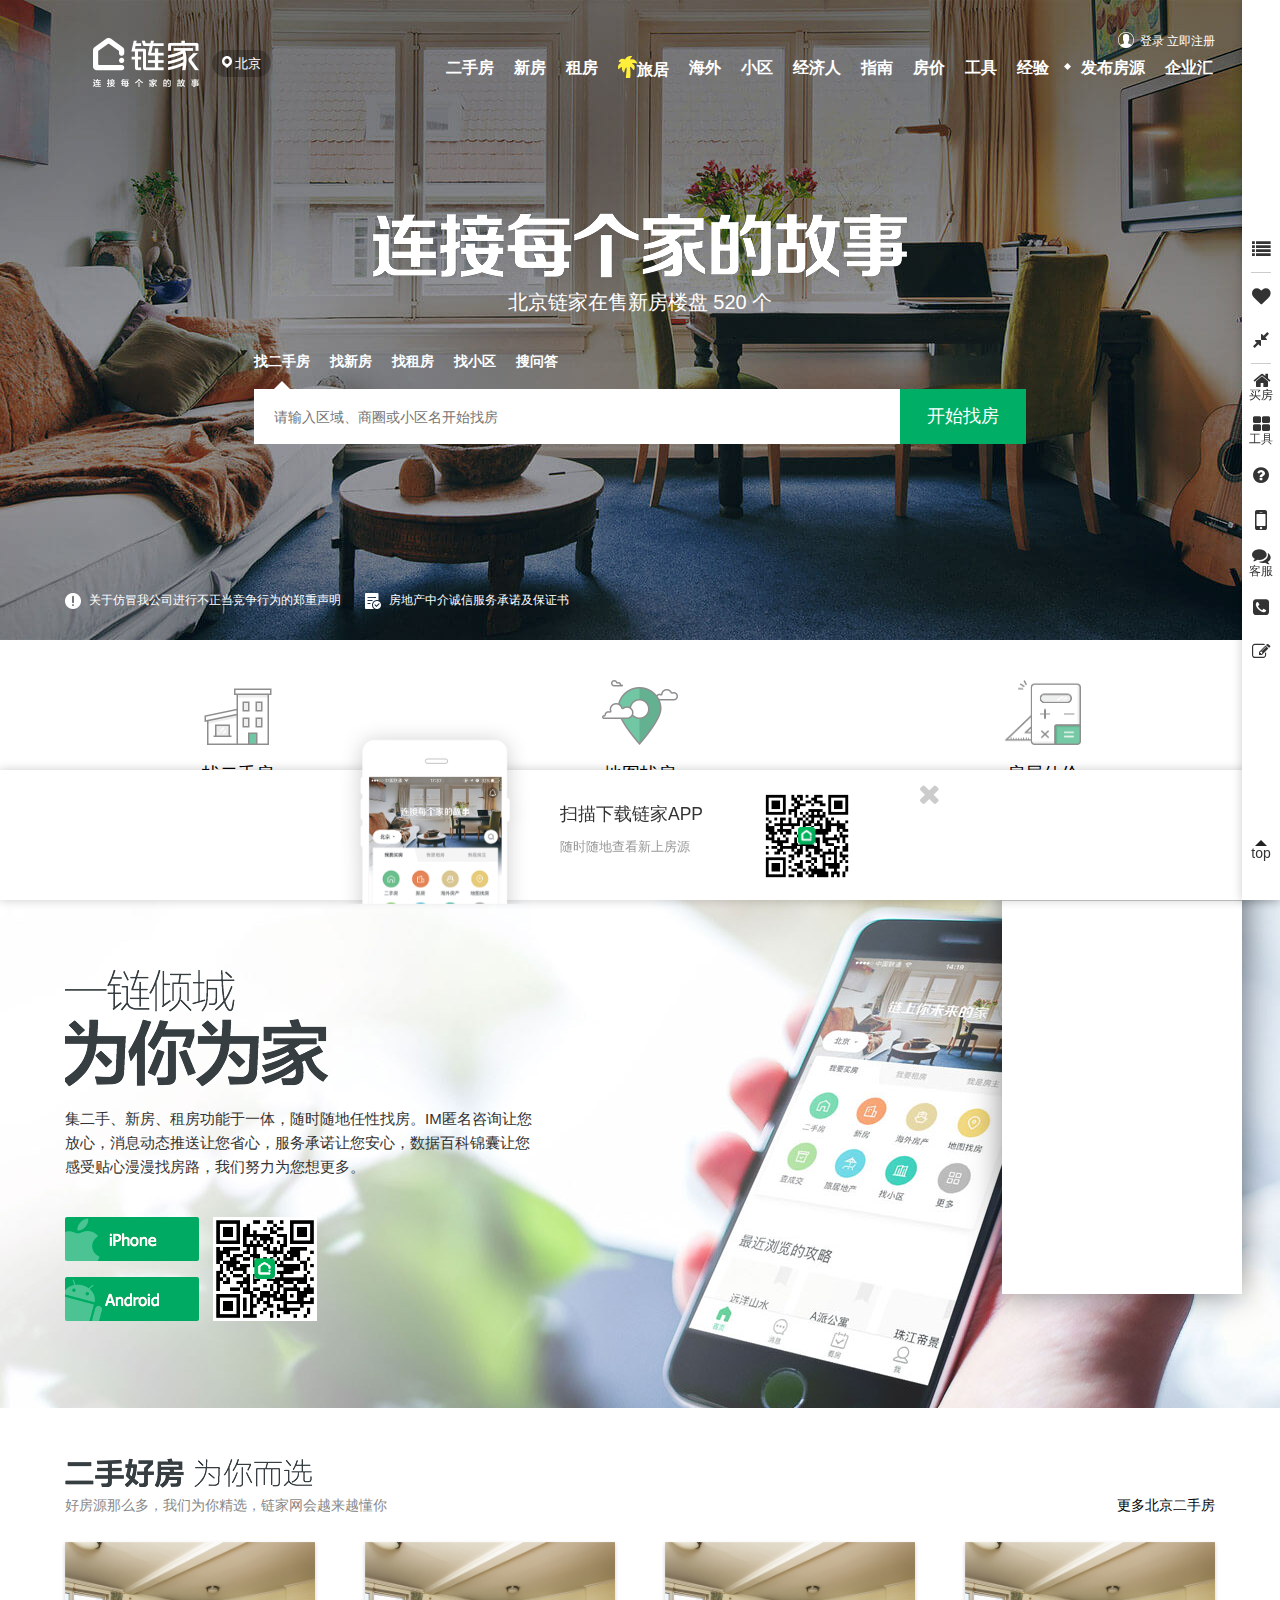
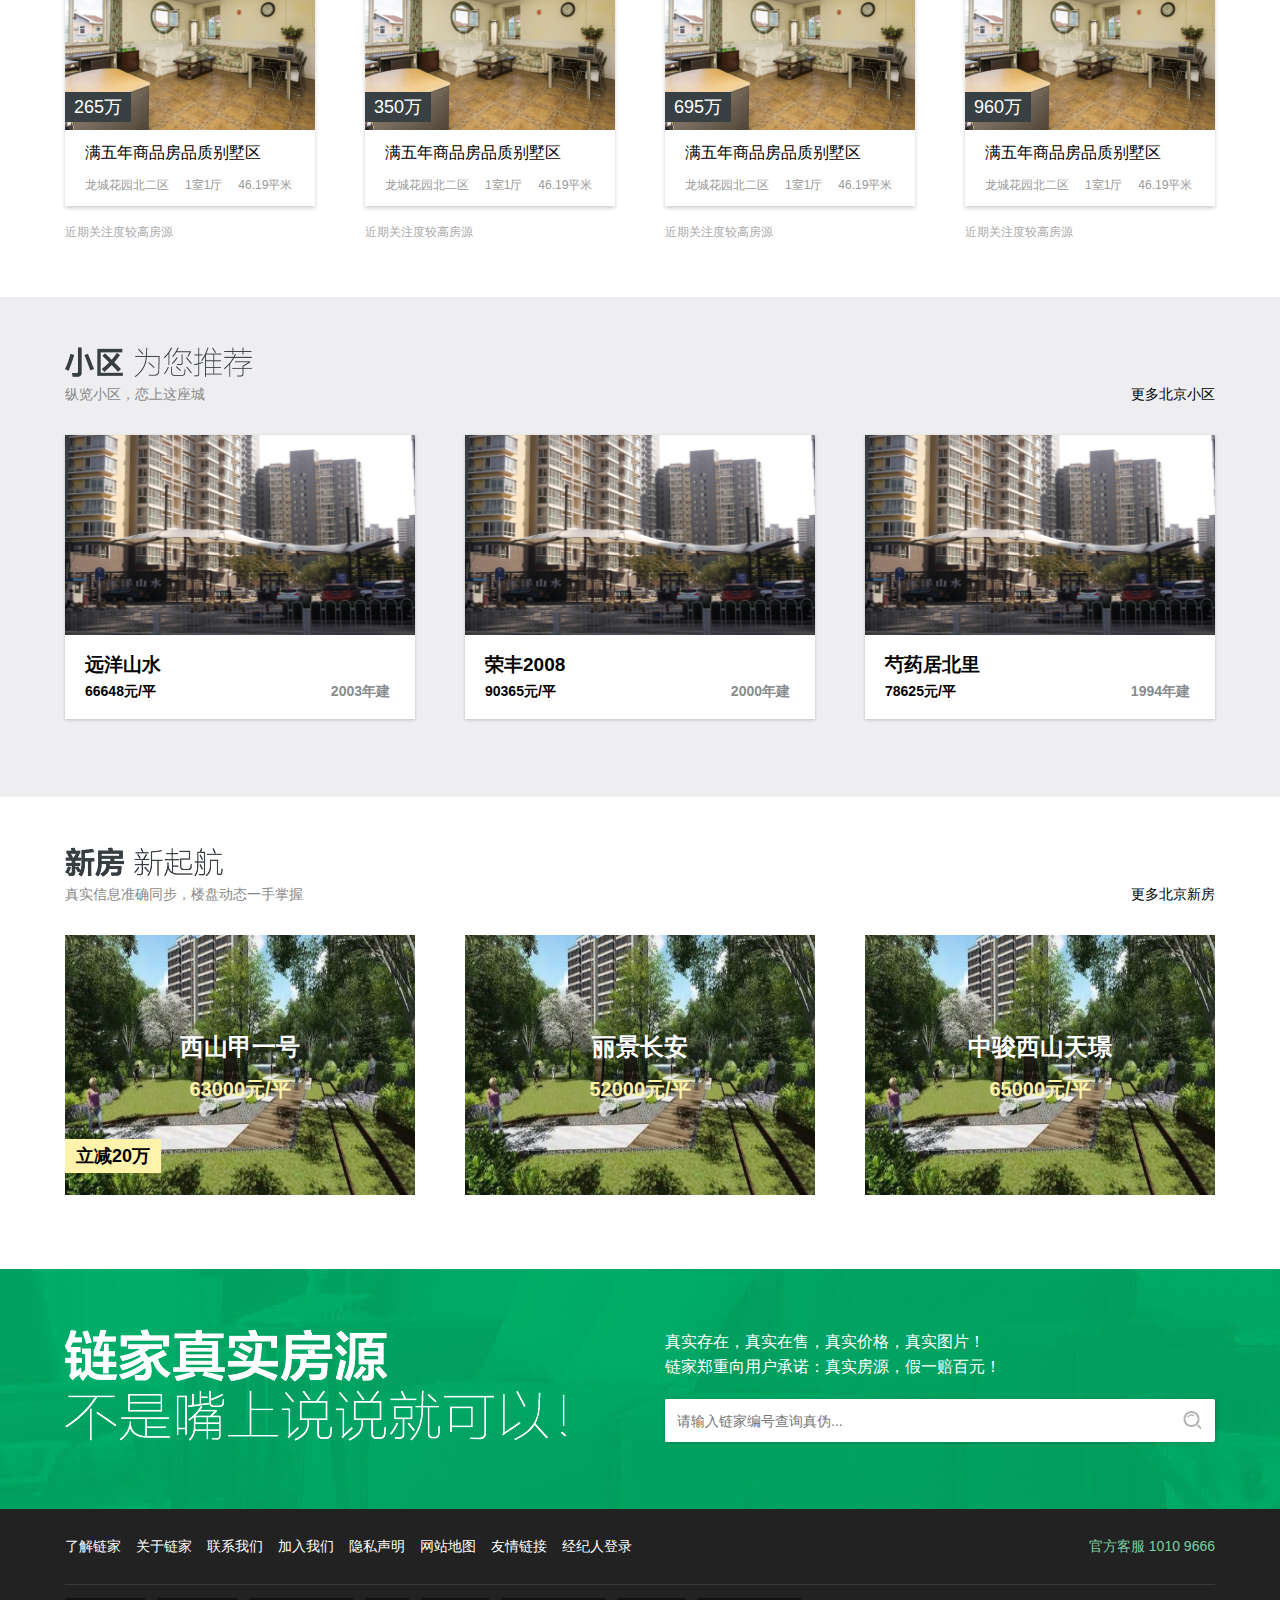
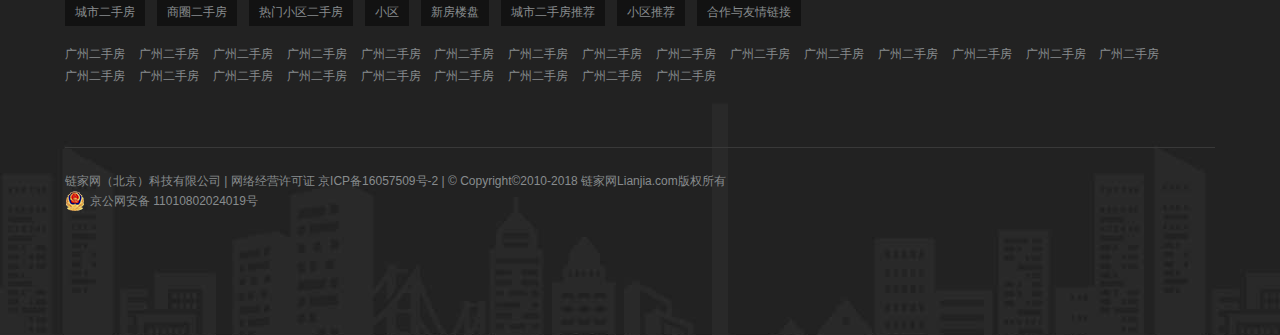
<file: lianjia/index/index/index.html>
<!DOCTYPE html>
<html lang="zh-Hans">
    <head>
        <meta charset="utf-8">
        <title>北京房产网_北京真房源_北京二手房网(北京链家网)</title>
        <link rel="icon" href="../title.ico" type="image/x-icon">
        <link rel="stylesheet" type="text/css" href="css/reset.css">
        <link rel="stylesheet" href="../common/login/css/login.css">
        <link rel="stylesheet" type="text/css" href="css/index.css">
        <link rel="stylesheet" type="text/css" href="../common/footer/footer.css">
        <link rel="stylesheet" type="text/css" href="css/fixed.css">
        <link rel="stylesheet" type="text/css" href="../common/sidebar/font-awesome/css/font-awesome.min.css">
    </head>
    <body>
        <div id="header">
            <div class="wrapper">
                <div id="header-top-left">
                    <a href="#" id="t-l-logo" title="链家网"></a>
                    <span id="change-btn"><i></i> 北京</span>
                </div>
                <div id="header-top-right">
                    <div id="loging">
                        <i></i>
                        <a href="#" id="user-login">登录</a>
                        <a href="#">立即注册</a>
                    </div>
                    <div id="guide">
                        <ul>
                            <li><a href="../ershoufang/ershoufang.html">二手房</a></li>
                            <li><a href="../xinfang/xinfang.html">新房</a></li>
                            <li><a href="../zufang/zufang.html">租房</a></li>
                            <li><img src="images/lvju.png" alt="旅居"><a href="../lvju/lvju.html">旅居</a></li>
                            <li><a href="#">海外</a></li>
                            <li><a href="#">小区</a></li>
                            <li><a href="#">经济人</a></li>
                            <li><a href="#">指南</a></li>
                            <li><a href="#">房价</a></li>
                            <li><a href="#">工具</a></li>
                            <li><a href="#">经验</a></li>
                            <li><i></i><a href="../maifang/maifang.html">发布房源</a></li>
                            <li><a href="#">企业汇</a></li>
                        </ul>
                    </div>
                </div>
                <div class="clear"></div>
                <div id="header-center">
                    <div id="wrap-icon"></div>
                    <div id="house-num">
                        <ul>
                            <li>北京链家在售新房楼盘 520 个</li>
                            <li>北京链家真实在售二手房 45712 套</li>
                            <li>北京链家真实租房 16475 套</li>
                        </ul>
                    </div>
                    <div id="search-box">
                        <div id="search-menu">
                            <ul>
                                <li>找二手房</li>
                                <li>找新房</li>
                                <li>找租房</li>
                                <li>找小区</li>
                                <li>搜问答</li>
                            </ul>
                            <div class="clear"></div>
                        </div>
                        <div id="search-text-box">
                            <input id="search-text" type="text" placeholder="请输入区域、商圈或小区名开始找房">
                            <input id="search-btn" type="button" value="开始找房">
                        </div>
                    </div>
                </div>
                <div id="header-bottom">
                    <a href="#"><img src="images/important.png">关于仿冒我公司进行不正当竞争行为的郑重声明</a>
                    <a href="#"><img src="images/text-right.png" alt="">房地产中介诚信服务承诺及保证书</a>
                </div>
            </div>
        </div><!-- header END -->
        <div id="home-nav">
            <a class = "nav-item" href="#">
                <img src="images/findHouse.png">
                <p>找二手房</p>
                <small>真实二手房源，链家承诺真实在售所见即真</small>
            </a>
            <a class = "nav-item" href="#">
                <img src="images/findOnMap.png">
                <p>地图找房</p>
                <small>为您精准定位，位置周边配套设施一览无余</small>
            </a>
            <a class = "nav-item" href="#">
                <img src="images/getPrice.png">
                <p>房屋估价</p>
                <small>基于海量成交数据，帮您合理定价预估市值</small>
            </a>
        </div><!-- home-nav END -->
        <div id="hand-lianjia">
            <div class="wrapper">
                <div id="h-l-title"></div>
                <p>集二手、新房、租房功能于一体，随时随地任性找房。IM匿名咨询让您放心，消息动态推送让您省心，服务承诺让您安心，数据百科锦囊让您感受贴心漫漫找房路，我们努力为您想更多。</p>
                <div id="download">
                    <a href="#" id="ios"></a>
                    <a href="#" id="android"></a>
                </div>
                <div class="clear"></div>
            </div>
        </div><!-- hand-lianjia END -->
        <div id="second-hand">
            <div class="wrapper">
                <div id="s-h-title" class="title">
                    <div></div>
                    <p>好房源那么多，我们为你精选，链家网会越来越懂你<a href="#">更多北京二手房</a></p>
                </div>
                <div id="s-h-list">
                    <a href="#" class="list-item">
                        <div>
                            <img src="images/list-item.jpg">
                            <p>满五年商品房品质别墅区</p>
                            <p><span>龙城花园北二区</span>&emsp;<span>1室1厅</span>&emsp;<span>46.19平米</span></p>
                            <i>265万</i>
                        </div>
                        <p>近期关注度较高房源</p>
                    </a>
                    <a href="#" class="list-item">
                        <div>
                            <img src="images/list-item.jpg">
                            <p>满五年商品房品质别墅区</p>
                            <p><span>龙城花园北二区</span>&emsp;<span>1室1厅</span>&emsp;<span>46.19平米</span></p>
                            <i>350万</i>
                        </div>
                        <p>近期关注度较高房源</p>
                    </a>
                    <a href="#" class="list-item">
                        <div>
                            <img src="images/list-item.jpg">
                            <p>满五年商品房品质别墅区</p>
                            <p><span>龙城花园北二区</span>&emsp;<span>1室1厅</span>&emsp;<span>46.19平米</span></p>
                            <i>695万</i>
                        </div>
                        <p>近期关注度较高房源</p>
                    </a>
                    <a href="#" class="list-item">
                        <div>
                            <img src="images/list-item.jpg">
                            <p>满五年商品房品质别墅区</p>
                            <p><span>龙城花园北二区</span>&emsp;<span>1室1厅</span>&emsp;<span>46.19平米</span></p>
                            <i>960万</i>
                        </div>
                        <p>近期关注度较高房源</p>
                    </a>
                </div>
            </div>
        </div><!-- second-hand END-->
        <div id="community">
            <div class="wrapper">
                <div id="c-title" class="title">
                    <div></div>
                    <p>纵览小区，恋上这座城<a href="#">更多北京小区</a></p>
                </div>
                <div class="list">
                    <a href="#">
                        <div></div>
                        <h6>远洋山水</h6>
                        <p>66648元/平<span>2003年建</span></p>
                    </a>
                    <a href="#">
                        <div></div>
                        <h6>荣丰2008</h6>
                        <p>90365元/平<span>2000年建</span></p>
                    </a>
                    <a href="#">
                        <div></div>
                        <h6>芍药居北里</h6>
                        <p>78625元/平<span>1994年建</span></p>
                    </a>
                </div>
            </div>
        </div><!-- community END-->
        <div id="new-house">
            <div class="wrapper">
                <div id="n-h-title" class="title">
                    <div></div>
                    <p>真实信息准确同步，楼盘动态一手掌握<a href="#">更多北京新房</a></p>
                </div>
                <div class="list">
                    <a href="#">
                        <div>
                            <h3>西山甲一号</h3>
                            <p>63000元/平</p>
                            <span>立减20万</span>
                        </div>
                    </a>
                    <a href="#">
                        <div>
                            <h3>丽景长安</h3>
                            <p>52000元/平</p>
                        </div>
                    </a>
                    <a href="#">
                        <div>
                            <h3>中骏西山天璟</h3>
                            <p>65000元/平</p>
                        </div>
                    </a>
                </div>
            </div>
        </div><!-- new-house END-->        
        <div id="s-truth">
            <div class="wrapper">
                <p>真实存在，真实在售，真实价格，真实图片！<br>链家郑重向用户承诺：真实房源，假一赔百元！</p>
                <div id="search">
                    <input type="text" placeholder="请输入链家编号查询真伪...">
                    <div></div>
                </div>
            </div>
        </div><!-- s-truth END -->
        <div class="footer">
            <div class="wrapper">
                <div class="footer-title">
                    <ul class="f-t-ul">
                        <li><a href="#">了解链家</a></li>
                        <li><a href="#">关于链家</a></li>
                        <li><a href="#">联系我们</a></li>
                        <li><a href="#">加入我们</a></li>
                        <li><a href="#">隐私声明</a></li>
                        <li><a href="#">网站地图</a></li>
                        <li><a href="#">友情链接</a></li>
                        <li><a href="#">经纪人登录</a></li>
                    </ul>
                    <div class="service">官方客服 1010 9666</div>
                </div>

                <div class="friend-links">
                    <div class="link-type" id="tags">
                        <span>城市二手房</span>
                        <span>商圈二手房</span>
                        <span>热门小区二手房</span>
                        <span>小区</span>
                        <span>新房楼盘</span>
                        <span>城市二手房推荐</span>
                        <span>小区推荐</span>
                        <span>合作与友情链接</span>
                    </div>
                    <div class="link-list" id="link-list">
                        <div style="display: block;">
                            <span>
                                <a href="#" target="_blank">广州二手房</a>
                                <a href="#" target="_blank">广州二手房</a>
                                <a href="#" target="_blank">广州二手房</a>
                                <a href="#" target="_blank">广州二手房</a>
                                <a href="#" target="_blank">广州二手房</a>
                                <a href="#" target="_blank">广州二手房</a>
                                <a href="#" target="_blank">广州二手房</a>
                                <a href="#" target="_blank">广州二手房</a>
                                <a href="#" target="_blank">广州二手房</a>
                                <a href="#" target="_blank">广州二手房</a>
                                <a href="#" target="_blank">广州二手房</a>
                                <a href="#" target="_blank">广州二手房</a>
                                <a href="#" target="_blank">广州二手房</a>
                                <a href="#" target="_blank">广州二手房</a>
                                <a href="#" target="_blank">广州二手房</a>
                                <a href="#" target="_blank">广州二手房</a>
                                <a href="#" target="_blank">广州二手房</a>
                                <a href="#" target="_blank">广州二手房</a>
                                <a href="#" target="_blank">广州二手房</a>
                                <a href="#" target="_blank">广州二手房</a>
                                <a href="#" target="_blank">广州二手房</a>
                                <a href="#" target="_blank">广州二手房</a>
                                <a href="#" target="_blank">广州二手房</a>
                                <a href="#" target="_blank">广州二手房</a>
                            </span>
                        </div>

                        <div style="display: none;">
                            <span>
                                <a href="#" target="_blank">桂林二手房</a>
                                <a href="#" target="_blank">桂林二手房</a>
                                <a href="#" target="_blank">桂林二手房</a>
                                <a href="#" target="_blank">桂林二手房</a>
                                <a href="#" target="_blank">桂林二手房</a>
                                <a href="#" target="_blank">桂林二手房</a>
                                <a href="#" target="_blank">桂林二手房</a>
                                <a href="#" target="_blank">桂林二手房</a>
                                <a href="#" target="_blank">桂林二手房</a>
                                <a href="#" target="_blank">桂林二手房</a>
                                <a href="#" target="_blank">桂林二手房</a>
                                <a href="#" target="_blank">桂林二手房</a>
                                <a href="#" target="_blank">桂林二手房</a>
                                <a href="#" target="_blank">桂林二手房</a>
                                <a href="#" target="_blank">桂林二手房</a>
                                <a href="#" target="_blank">桂林二手房</a>
                                <a href="#" target="_blank">桂林二手房</a>
                                <a href="#" target="_blank">桂林二手房</a>
                                <a href="#" target="_blank">桂林二手房</a>
                                <a href="#" target="_blank">桂林二手房</a>
                                <a href="#" target="_blank">桂林二手房</a>
                                <a href="#" target="_blank">桂林二手房</a>
                                <a href="#" target="_blank">桂林二手房</a>
                                <a href="#" target="_blank">桂林二手房</a>
                                <a href="#" target="_blank">桂林二手房</a>
                                <a href="#" target="_blank">桂林二手房</a>
                                <a href="#" target="_blank">桂林二手房</a>
                                <a href="#" target="_blank">桂林二手房</a>
                                <a href="#" target="_blank">桂林二手房</a>
                                <a href="#" target="_blank">桂林二手房</a>
                                <a href="#" target="_blank">桂林二手房</a>
                                <a href="#" target="_blank">桂林二手房</a>
                                <a href="#" target="_blank">桂林二手房</a>
                                <a href="#" target="_blank">桂林二手房</a>
                                <a href="#" target="_blank">桂林二手房</a>
                                <a href="#" target="_blank">桂林二手房</a>
                                <a href="#" target="_blank">桂林二手房</a>
                                <a href="#" target="_blank">桂林二手房</a>
                                <a href="#" target="_blank">桂林二手房</a>
                                <a href="#" target="_blank">桂林二手房</a>
                                <a href="#" target="_blank">桂林二手房</a>
                                <a href="#" target="_blank">桂林二手房</a>
                            </span>
                        </div>

                        <div style="display: none;">
                            <span>
                                <a href="#" target="_blank">天津二手房</a>   
                                <a href="#" target="_blank">天津二手房</a>           
                                <a href="#" target="_blank">天津二手房</a>
                                <a href="#" target="_blank">天津二手房</a>
                                <a href="#" target="_blank">天津二手房</a>
                                <a href="#" target="_blank">天津二手房</a>
                                <a href="#" target="_blank">天津二手房</a>
                                <a href="#" target="_blank">天津二手房</a>
                                <a href="#" target="_blank">天津二手房</a>   
                                <a href="#" target="_blank">天津二手房</a>           
                                <a href="#" target="_blank">天津二手房</a>
                                <a href="#" target="_blank">天津二手房</a>
                                <a href="#" target="_blank">天津二手房</a>
                                <a href="#" target="_blank">天津二手房</a>
                                <a href="#" target="_blank">天津二手房</a>
                                <a href="#" target="_blank">天津二手房</a>
                                <a href="#" target="_blank">天津二手房</a>   
                                <a href="#" target="_blank">天津二手房</a>           
                                <a href="#" target="_blank">天津二手房</a>
                                <a href="#" target="_blank">天津二手房</a>
                                <a href="#" target="_blank">天津二手房</a>
                                <a href="#" target="_blank">天津二手房</a>
                                <a href="#" target="_blank">天津二手房</a>
                                <a href="#" target="_blank">天津二手房</a>
                                <a href="#" target="_blank">天津二手房</a>   
                                <a href="#" target="_blank">天津二手房</a>           
                                <a href="#" target="_blank">天津二手房</a>
                                <a href="#" target="_blank">天津二手房</a>
                                <a href="#" target="_blank">天津二手房</a>
                                <a href="#" target="_blank">天津二手房</a>
                                <a href="#" target="_blank">天津二手房</a>
                                <a href="#" target="_blank">天津二手房</a>
                                <a href="#" target="_blank">天津二手房</a>   
                                <a href="#" target="_blank">天津二手房</a>           
                                <a href="#" target="_blank">天津二手房</a>
                                <a href="#" target="_blank">天津二手房</a>
                                <a href="#" target="_blank">天津二手房</a>
                                <a href="#" target="_blank">天津二手房</a>
                                <a href="#" target="_blank">天津二手房</a>
                                <a href="#" target="_blank">天津二手房</a>
                                <a href="#" target="_blank">天津二手房</a>   
                                <a href="#" target="_blank">天津二手房</a>           
                                <a href="#" target="_blank">天津二手房</a>
                                <a href="#" target="_blank">天津二手房</a>
                                <a href="#" target="_blank">天津二手房</a>
                                <a href="#" target="_blank">天津二手房</a>
                                <a href="#" target="_blank">天津二手房</a>
                                <a href="#" target="_blank">天津二手房</a>
                                <a href="#" target="_blank">天津二手房</a>   
                                <a href="#" target="_blank">天津二手房</a>           
                                <a href="#" target="_blank">天津二手房</a>
                                <a href="#" target="_blank">天津二手房</a>
                                <a href="#" target="_blank">天津二手房</a>
                                <a href="#" target="_blank">天津二手房</a>
                                <a href="#" target="_blank">天津二手房</a>
                                <a href="#" target="_blank">天津二手房</a>
                                <a href="#" target="_blank">天津二手房</a>   
                                <a href="#" target="_blank">天津二手房</a>           
                                <a href="#" target="_blank">天津二手房</a>
                                <a href="#" target="_blank">天津二手房</a>
                                <a href="#" target="_blank">天津二手房</a>
                                <a href="#" target="_blank">天津二手房</a>
                                <a href="#" target="_blank">天津二手房</a>
                                <a href="#" target="_blank">天津二手房</a>
                                <a href="#" target="_blank">天津二手房</a>   
                                <a href="#" target="_blank">天津二手房</a>           
                                <a href="#" target="_blank">天津二手房</a>
                                <a href="#" target="_blank">天津二手房</a>
                                <a href="#" target="_blank">天津二手房</a>
                                <a href="#" target="_blank">天津二手房</a>
                                <a href="#" target="_blank">天津二手房</a>
                                <a href="#" target="_blank">天津二手房</a>
                            </span>
                        </div>
                        <div style="display: none;">
                            <span>
                                <a href="#" target="_blank">南昌二手房</a>
                                <a href="#" target="_blank">南昌二手房</a>
                                <a href="#" target="_blank">南昌二手房</a>
                                <a href="#" target="_blank">南昌二手房</a>
                                <a href="#" target="_blank">南昌二手房</a>
                                <a href="#" target="_blank">南昌二手房</a>
                            </span>
                        </div>
                        <div style="display: none;">
                            <span>
                                <a href="#" target="_blank">北京二手房</a>
                                <a href="#" target="_blank">北京二手房</a>
                                <a href="#" target="_blank">北京二手房</a>
                                <a href="#" target="_blank">北京二手房</a>
                                <a href="#" target="_blank">北京二手房</a>
                            </span>
                        </div>
                        <div style="display: none;">
                            <span>
                                <a href="#" target="_blank">合肥二手房</a>
                                <a href="#" target="_blank">合肥二手房</a>
                                <a href="#" target="_blank">合肥二手房</a>
                                <a href="#" target="_blank">合肥二手房</a>
                                <a href="#" target="_blank">合肥二手房</a>
                                <a href="#" target="_blank">合肥二手房</a>
                                <a href="#" target="_blank">合肥二手房</a>
                                <a href="#" target="_blank">合肥二手房</a>
                                <a href="#" target="_blank">合肥二手房</a>
                                <a href="#" target="_blank">合肥二手房</a>
                                <a href="#" target="_blank">合肥二手房</a>
                                <a href="#" target="_blank">合肥二手房</a>
                            </span>
                        </div>
                        <div style="display: none;">
                            <span>
                                <a href="#" target="_blank">苏州二手房</a>
                                <a href="#" target="_blank">苏州二手房</a>
                                <a href="#" target="_blank">苏州二手房</a>
                                <a href="#" target="_blank">苏州二手房</a>
                                <a href="#" target="_blank">苏州二手房</a>
                                <a href="#" target="_blank">苏州二手房</a>
                                <a href="#" target="_blank">苏州二手房</a>
                                <a href="#" target="_blank">苏州二手房</a>
                                <a href="#" target="_blank">苏州二手房</a>
                                <a href="#" target="_blank">苏州二手房</a>
                                <a href="#" target="_blank">苏州二手房</a>
                                <a href="#" target="_blank">苏州二手房</a>
                            </span>
                        </div>
                        <div style="display: none;">
                            <span>
                                <a href="#" target="_blank">上海二手房</a>
                                <a href="#" target="_blank">上海二手房</a>
                                <a href="#" target="_blank">上海二手房</a>
                                <a href="#" target="_blank">上海二手房</a>
                                <a href="#" target="_blank">上海二手房</a>
                                <a href="#" target="_blank">上海二手房</a>
                                <a href="#" target="_blank">上海二手房</a>
                                <a href="#" target="_blank">上海二手房</a>
                                <a href="#" target="_blank">上海二手房</a>
                                <a href="#" target="_blank">上海二手房</a>
                                <a href="#" target="_blank">上海二手房</a>
                                <a href="#" target="_blank">上海二手房</a>
                            </span>
                        </div>
                    </div>
                </div>

                <div class="bottom">
                    <div class="copyright">
                        链家网（北京）科技有限公司 | 网络经营许可证 京ICP备16057509号-2 | © Copyright©2010-2018 链家网Lianjia.com版权所有
                    </div>
                    <div class="beian">
                        <img src="images/beian.png">
                        <a href="http://www.beian.gov.cn/portal/registerSystemInfo?recordcode=11010802024019" class="beian-desc">京公网安备 11010802024019号</a>
                    </div>
                </div>

            </div>
        </div><!-- footer END -->
        <div id="consult">
            <div id="consult-top">
                <i></i>在线咨询
            </div>
            <div class="line"></div>
        </div><!-- consult END -->
        <div id="fixed-footer">
            <div id="fixed-footer-container">
                <div id="iphone">
                </div>
                <div id="fixed-footer-text">
                    <h3>扫描下载链家APP</h3>
                    <p><small>随时随地查看新上房源</small></p>
                </div>
                <div id="app"></div>
                <div id="close"><i class="fa fa-times fa-2x" aria-hidden="true"></i></div>
            </div>
        </div><!-- fixed-footer END -->
        <div id="fixed-sidebar">
            <div id="sidebar-icons">
                <div>
                    <ul>
                        <li><i class="fa fa-list fa-lg" aria-hidden="true"></i></li>
                    </ul>
                    <div class="line"></div>
                    <ul>
                        <li><i class="fa fa-heart fa-lg" aria-hidden="true"></i></li>
                        <li><i class="fa fa-compress fa-lg" aria-hidden="true"></i></li>
                    </ul>
                    <div class="line"></div>
                    <ul>
                        <li><i class="fa fa-home fa-lg" aria-hidden="true"><p>买房</p></i>
                            </li>
                        <li><i class="fa fa-th-large fa-lg" aria-hidden="true"><p>工具</p></i></li>
                        <li><i class="fa fa-question-circle fa-lg" aria-hidden="true"></i></li>
                        <li><i class="fa fa-mobile fa-2x" aria-hidden="true"></i></li>
                        <li><i class="fa fa-comments fa-lg" aria-hidden="true"><p>客服</p></i></li>
                        <li><i class="fa fa-phone-square fa-lg" aria-hidden="true"></i></li>
                        <li><i class="fa fa-pencil-square-o fa-lg" aria-hidden="true"></i></li>
                    </ul>
                </div>
            </div>

            <div id="to-top">
                <div class="triangle-top">
                </div>
                <p id="top">top</p>
            </div>
        </div><!-- fixed-sidebar END -->

        <!-- 登录 -->
    <div class="container" id="container">
    </div>
        <div class="login" id="login1">
            <div class="login-info">
                <i class="close-login" id="close-login">x</i>
                <div class="login-tab">
                    <div class="title">
                        <div class="shortcut">手机快捷登录</div>
                        <div class="message">别担心，无账号自动注册不会导致手机号被泄露</div>
                    </div>
                    <div class="personmsg">
                        <form action="">
                            <ul>
                                <li><input type="text" placeholder="请输入手机号" maxlength="11"></li>
                                <li class="check"><input class="checkInput"  type="text" maxlength="6" placeholder="请输入验证码">
                                <img class="checkImg" src="../common/login/images/freshCaptch.jpg">
                                </li>
                                <li><input class="verify"  type="text" name="" maxlength="6" placeholder="请输入短信验证码">
                                <a href="#" class="getCode">
                                    <em>获取验证码</em>
                                </a>
                                </li>
                                <li class="nologin">
                                    <input type="checkbox" name="">7天内免登录
                                </li>
                                <li style="border: none;">
                                    <a href="#" class="login-btn">登录</a>
                                </li>
                                <li class="footer-link">
                                    <a href="">账号密码登录</a>
                                </li>
                            </ul>
                        </form>
                    </div>
                </div>
            </div>
        </div>
        
        <script src="js/footer.js"></script>

        <!-- <script src="../common/sidebar/top.js"></script> -->
        
        <script src="../common/login/block.js"></script>
        <!-- <script src="js/fixed.js"></script> -->
    </body>
</html>
</file>
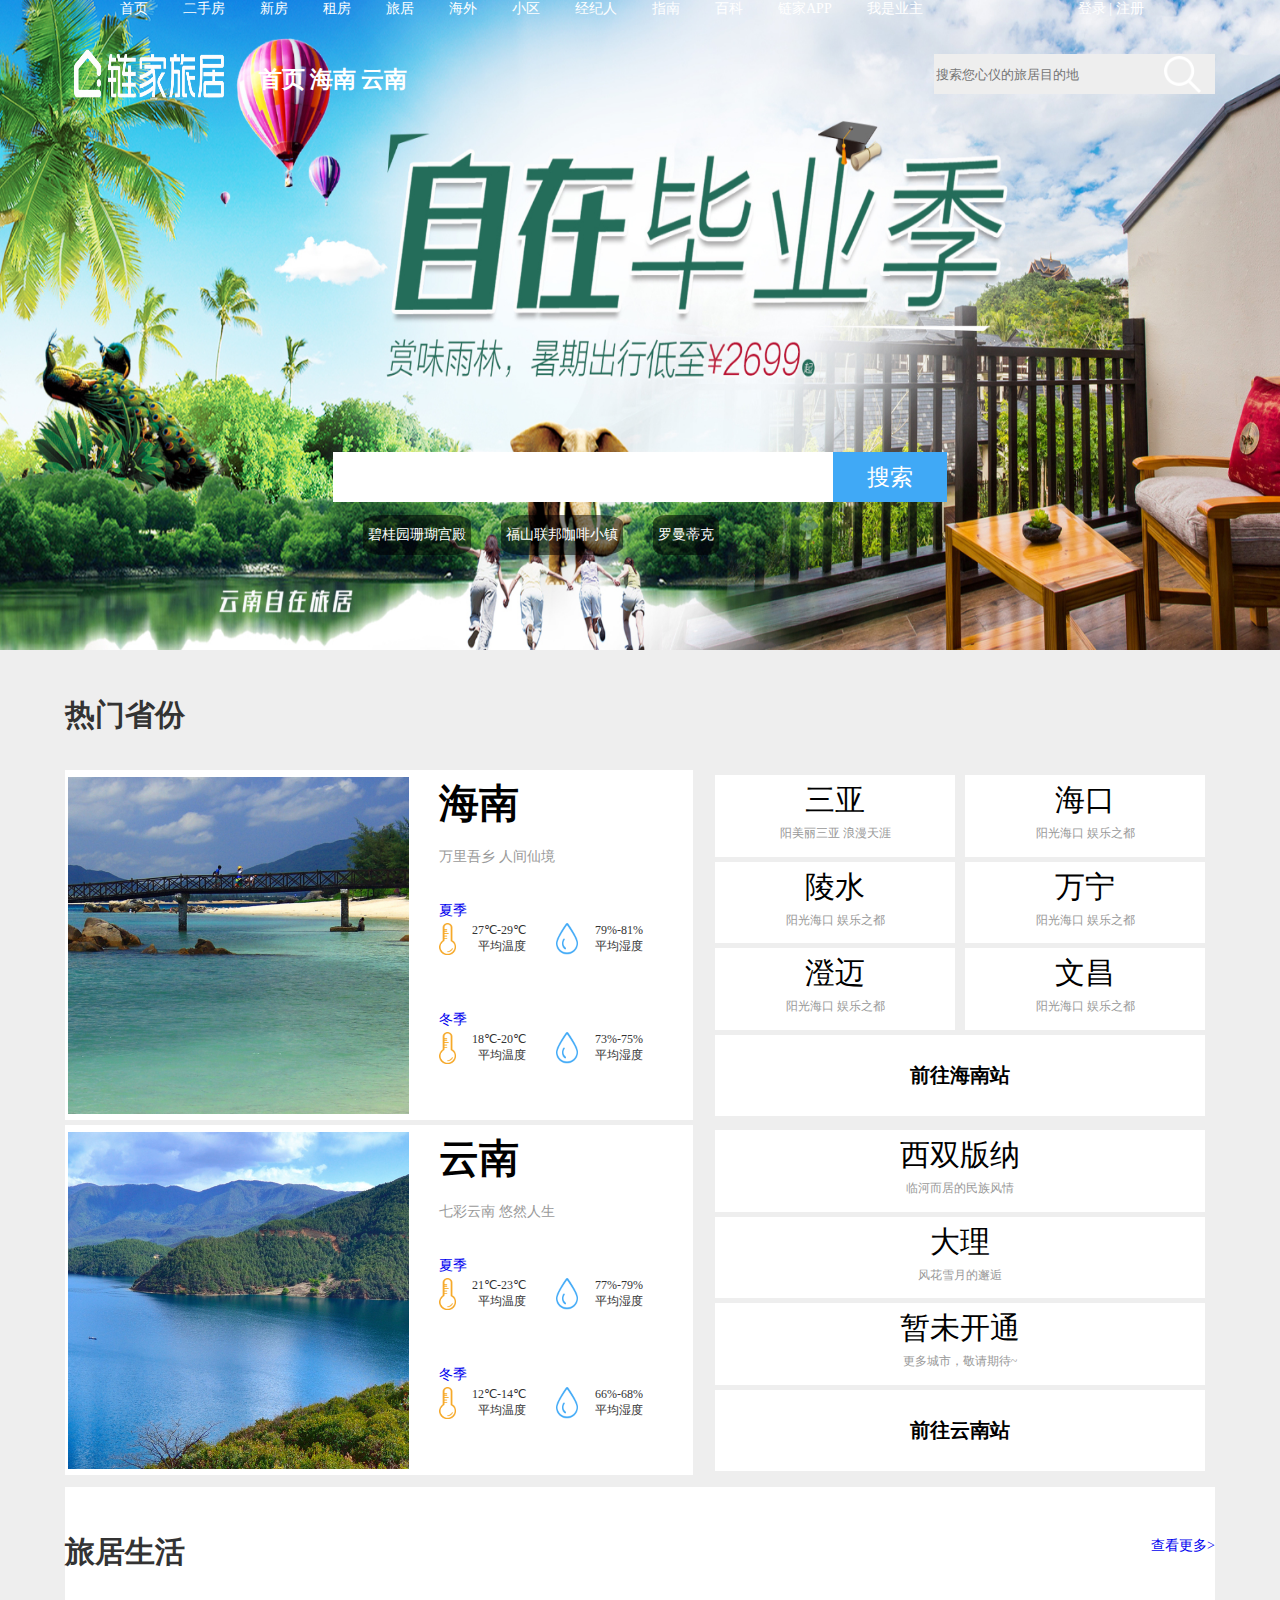
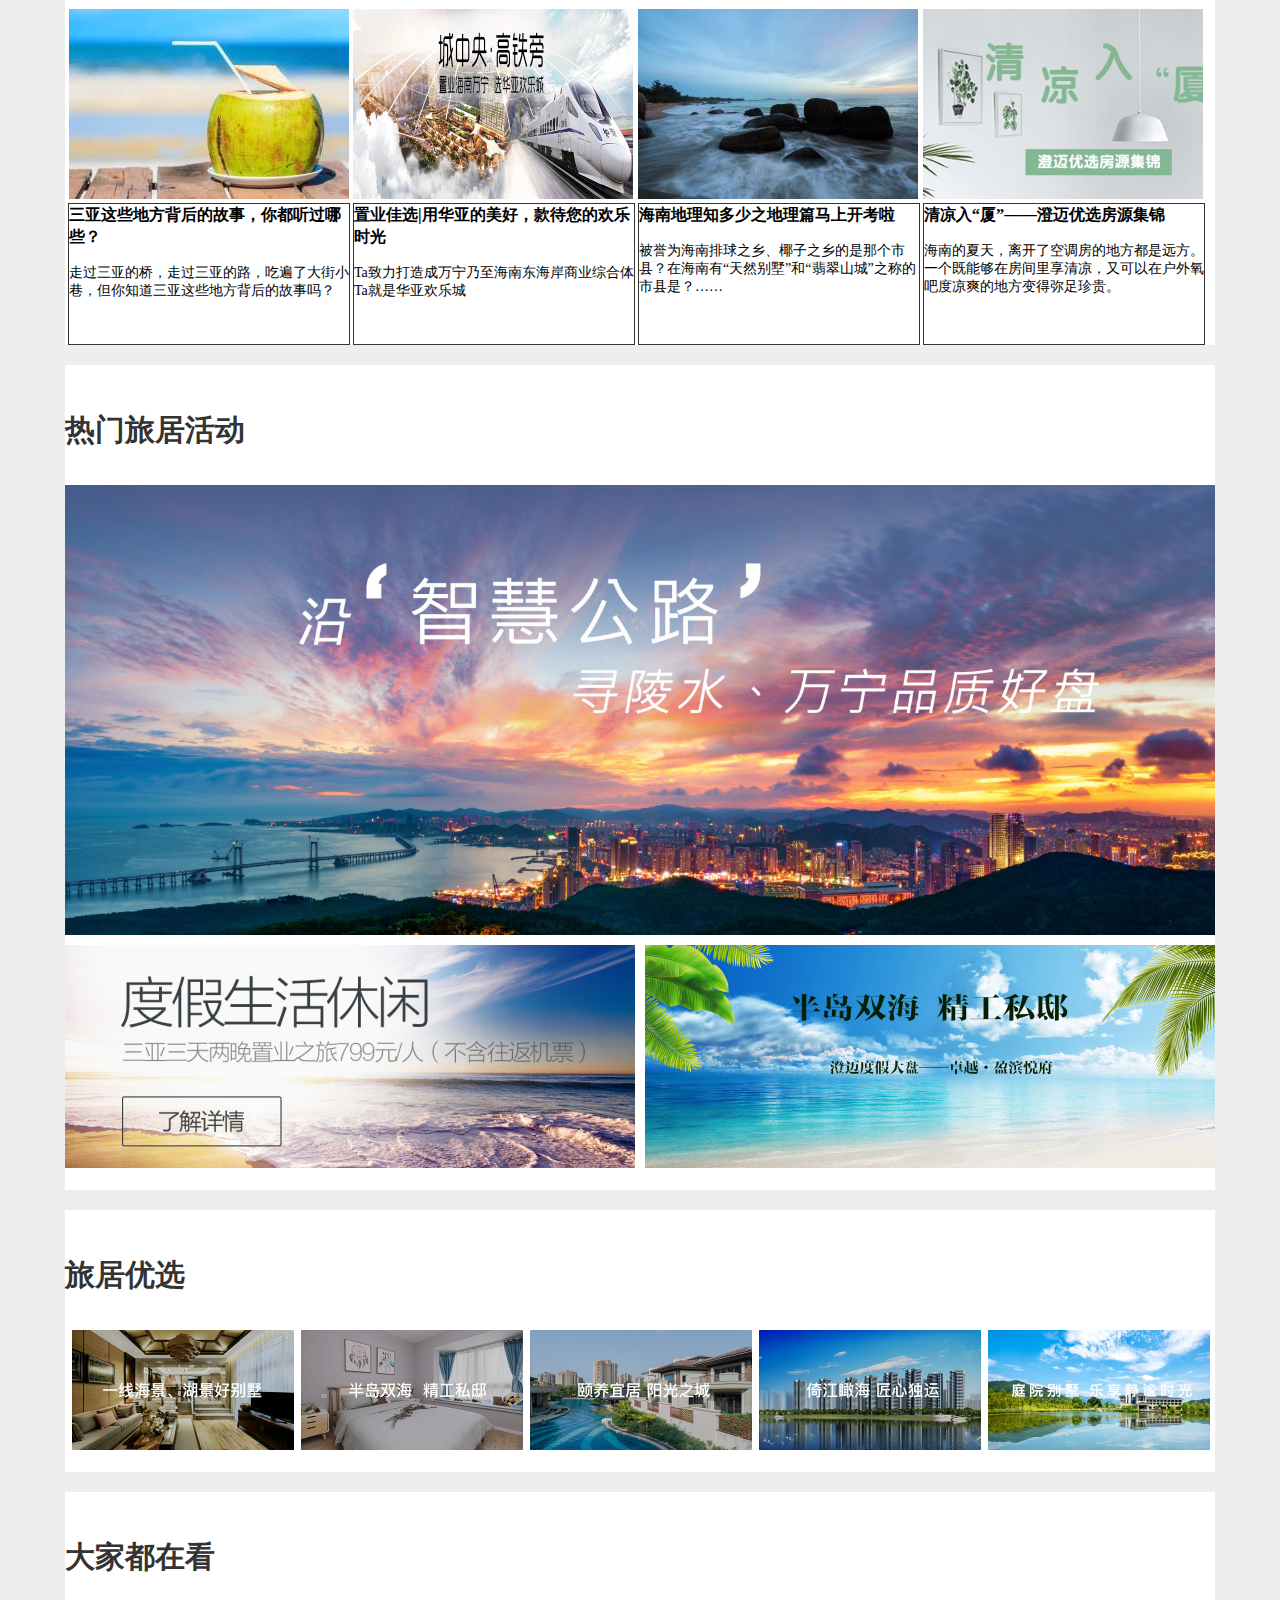
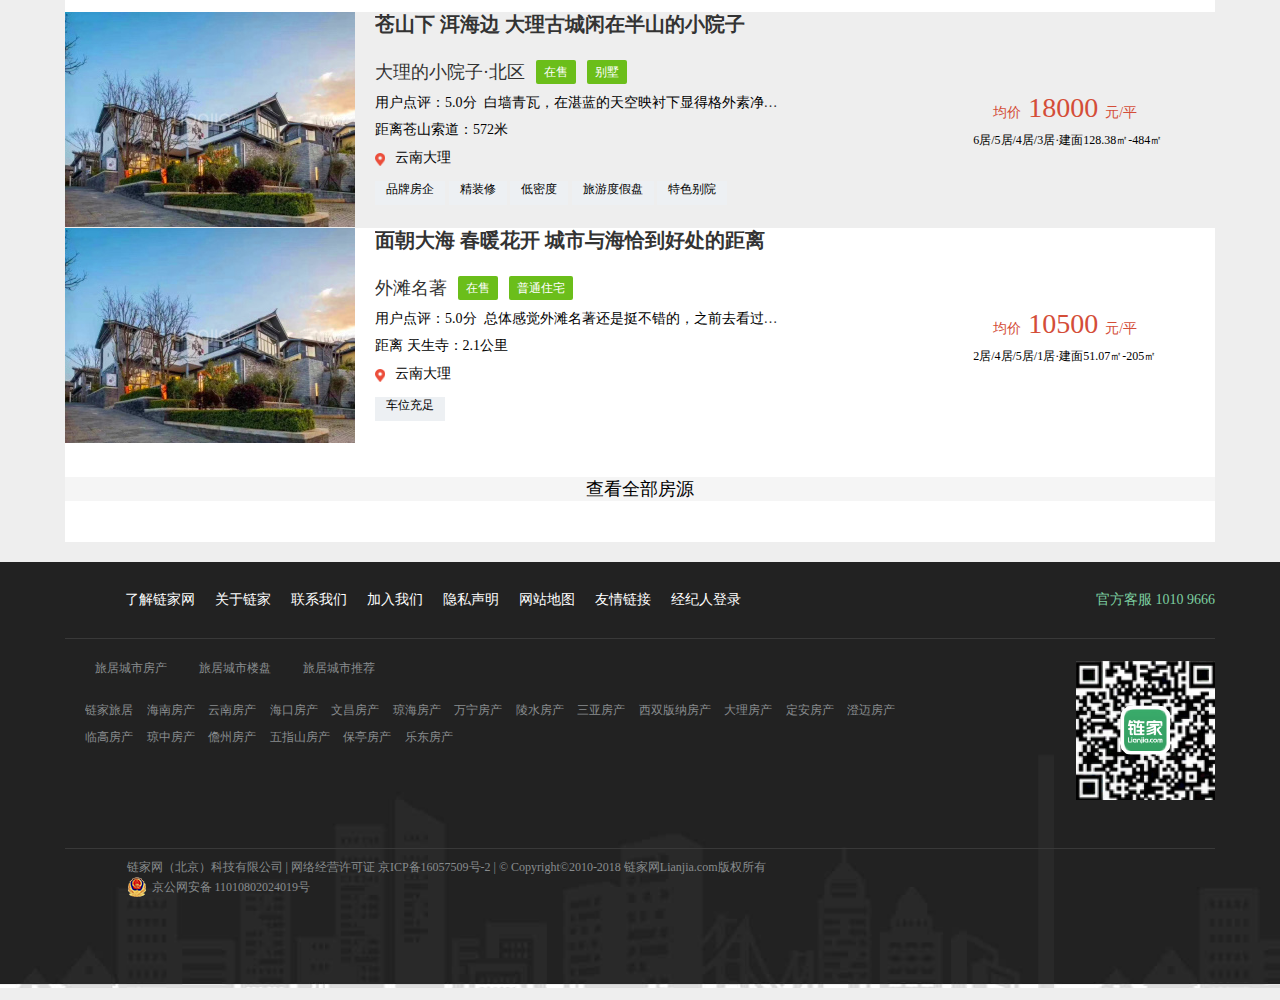
<file: lianjia/index/lvju/lvju.html>
<!DOCTYPE html>
<html lang="en">
<head>
	<meta charset="UTF-8">
	<title>旅游地产网_旅游地产楼盘_养老地产(链家旅居)</title>
	<link rel="stylesheet" href="./CSS/lvju.css">
	<link rel="stylesheet" href="./CSS/common.css">
	<link href="./img/lianjia.ico" type="./img/x-icon" rel=icon>
	<!-- <link rel="stylesheet" href="../common/sidebar/font-awesome/css/font-awesome.min.css">
	<link rel="stylesheet" href="../common/sidebar/sidebar.css"> -->
	</style>
</head>
<body>
	<div class="content">
		<!-- 头部 -->
		<section class="header">
			<!-- 顶部导航栏 -->
			<div class="top">
				<div class="nav">
					<ul>
						<li><a href="../index/index.html">首页</a></li>
						<li><a href="../ershoufang/ershoufang.html">二手房</a></li>
						<li><a href="../xinfang/xinfang.html">新房</a></li>
						<li><a href="../zufang/zufang.html">租房</a></li>
						<li><a href="#">旅居</a></li>
						<li><a href="#">海外</a></li>
						<li><a href="#">小区</a></li>
						<li><a href="#">经纪人</a></li>
						<li><a href="#">指南</a></li>
						<li><a href="#">百科</a></li>
						<li><a href="#">链家APP</a></li>				<li><a href="#">我是业主</a></li>
						<li>
							<div class="type_login">
								<a href="#">登录</a>
								<span>|</span>
								<a href="#">注册</a>
							</div>							
						</li>
				 	</ul>
				</div>
				<!-- 头部logo栏 -->
				<div class="search_nav">
					<div class="wrapper">
						<div class="left">
							<a class="logo" href="#"><img src="./img/链家旅居.png" alt=""></a>
							<ul>
								<li><a href="../index/index.html">首页</a></li>
								<li><a href="#">海南</a></li>
								<li><a href="#">云南</a></li>
							</ul>
						</div>
						<div class="right">
							<input type="search" placeholder="搜索您心仪的旅居目的地">
						</div>
					</div>
				</div>				
			</div>
			<div class="hero">
				<div class="picture">
				</div>
			</div>
			<div class="search">
				<input type="search">
				<button>搜索</button>
				<div class="animation">
					<ul>
						<li><a href="#">碧桂园珊瑚宫殿</a></li>
						<li><a href="#">福山联邦咖啡小镇</a></li>
						<li><a href="#">罗曼蒂克</a></li>
					</ul>
				</div>
			</div>	
		</section>
		<!-- 热门城市 -->
		<section class="hot_city">
			<div class="head">
				<h2>热门省份</h2>
			</div>
			<div>
				<div class="hainan">
					<div class="left">
						<img src="./img/海南.jpg" alt="">
						<div class="info_box">
							<a href="#"><h3>海南</h3></a>
							<a href="#"><span>万里吾乡 人间仙境</span></a>
							<div class="weather_info_box">
								<div class="weather_title">
									<a href="#">
										夏季
									</a>
								</div>
								<a href="#">
									<div class="weather_body">
										<!-- temperature 温度 -->
										<div class="temperature">
											<p>27℃-29℃</p>
											<p>平均温度</p>	
										</div>
									<!-- humidity 湿度-->
										<div class="humidity">
											<p>79%-81%</p>
											<p>平均湿度</p>
										</div>
									</div>								
								</a>
							</div>
							<div class="weather_info_box">
								<div class="weather_title">
									<a href="#">
										冬季
									</a>
								</div>
								<a href="#">
									<div class="weather_body">
										<!-- temperature 温度 -->
										<div class="temperature">
											<p>18℃-20℃</p>
											<p>平均温度</p>
											
										</div>
										<!-- humidity 湿度-->
										<div class="humidity">
											<p>73%-75%</p>
											<p>平均湿度</p>
										</div>
									</div>								
								</a>
							</div>
						</div>
					</div>
					<div class="right">
						<div class="add_box">
							<a href="#" class="normal-cities">
								<h4>三亚</h4>
								<span>阳美丽三亚 浪漫天涯</span>
							</a>
						</div>
						<div class="add_box">
							<a href="#">
								<h4>海口</h4>
								<span>阳光海口 娱乐之都</span>
							</a>
						</div>
						<div class="add_box">
							<a href="#">
								<h4>陵水</h4>
								<span>阳光海口 娱乐之都</span>
							</a>
						</div>
						<div class="add_box">
							<a href="#">
								<h4>万宁</h4>
								<span>阳光海口 娱乐之都</span>
							</a>
						</div>
						<div class="add_box">
							<a href="#">
								<h4>澄迈</h4>
								<span>阳光海口 娱乐之都</span>
							</a>
						</div>
						<div class="add_box">
							<a href="#">
								<h4>文昌</h4>
								<span>阳光海口 娱乐之都</span>
							</a>
						</div>
						<div class="add_box2">
							<a href="#"><h4>前往海南站</h4></a>
						</div>	
					</div>
				</div>
				<div class="yunnan">
					<div class="left">
						<img src="./img/云南.jpg" alt="">
						<div class="info_box">
							<a href="#">
								<h3>云南</h3>
								<span>七彩云南 悠然人生</span>
							</a>
							<div class="weather_info_box">
								<div class="weather_title"><a href="#">夏季</a></div>
								<div class="weather_body">
									<a href="#">
										<!-- temperature 温度 -->
										<div class="temperature">

											<p>21℃-23℃</p>
											<p>平均温度</p>	
										</div>
										<!-- humidity 湿度-->
										<div class="humidity">
											<p>77%-79%</p>
											<p>平均湿度</p>
										</div>										
									</a>										
								</div>
							</div>
							<div class="weather_info_box">
								<div class="weather_title"><a href="#">冬季</a></div>
								<div class="weather_body">
									<a href="#">
										<!-- temperature 温度 -->
										<div class="temperature">
											<p>12℃-14℃</p>
											<p>平均温度</p>
											
										</div>
										<!-- humidity 湿度-->
										<div class="humidity">
											<p>66%-68%</p>
											<p>平均湿度</p>
										</div>										
									</a>
								</div>
							</div>
						</div>
					</div>					
					<div class="right">
						<div class="add_box">
							<a href="#" class="normal-cities">
								<h4>西双版纳</h4>
								<span>临河而居的民族风情</span>
							</a>
						</div>
						<div class="add_box">
							<a href="#">
								<h4>大理</h4>
								<span>风花雪月的邂逅</span>
							</a>
						</div>
						<div class="add_box">
							<a href="#">
								<h4>暂未开通</h4>
								<span>更多城市，敬请期待~</span>
							</a>
						</div>
						<div class="add_box2">
							<a href="#"><h4>前往云南站</h4></a>
						</div>	
					</div>					
				</div>
			</div>			
		</section>
		<!-- 旅居生活 -->
		<section class="lvju_life">
			<div class="head">
				<h2>旅居生活</h2>
				<a href="#">查看更多></a>
			</div>
			<div class="slide">
				<div class="animation">
					<a href="#"><img src="./img/椰子.jpg" alt=""></a>
					<div class="ingfor_box">
						<a href="#">
							<h3>三亚这些地方背后的故事，你都听过哪些？</h3>
							<br>
							<p>走过三亚的桥，走过三亚的路，吃遍了大街小巷，但你知道三亚这些地方背后的故事吗？</p>							
						</a>
					</div>					
				</div>
				<div class="animation">
					<a href="#"><img src="./img/城中央.jpg" alt=""></a>	
					<div class="ingfor_box">
						<a href="#">
							<h3>置业佳选|用华亚的美好，款待您的欢乐时光</h3>
							<br>
							<p>Ta致力打造成万宁乃至海南东海岸商业综合体Ta就是华亚欢乐城</p>							
						</a>
					</div>				
				</div>
				<div class="animation">
					<a href="#"><img src="./img/石头.jpg" alt=""></a>
					<div class="ingfor_box">
						<a href="#">
							<h3>海南地理知多少之地理篇马上开考啦	</h3>
							<br>
							<p>被誉为海南排球之乡、椰子之乡的是那个市县？在海南有“天然别墅”和“翡翠山城”之称的市县是？……</p>							
						</a>
					</div>	
				</div>
				<div class="animation">
					<a href="#"><img src="./img/清凉入夏.jpg" alt=""></a>
					<div class="ingfor_box">
						<a href="#">
							<h3>清凉入“厦”——澄迈优选房源集锦</h3>
							<br>
							<p>海南的夏天，离开了空调房的地方都是远方。一个既能够在房间里享清凉，又可以在户外氧吧度凉爽的地方变得弥足珍贵。</p>				
						</a>
					</div>
				</div>
				<!-- <div class="animation">5</div> -->
			</div>
		</section>
		<!-- 热门旅居活动 -->
		<section class="lvju_active">
			<div class="head">
				<h2>热门旅居活动</h2>
			</div>
			<a href="#">
				<div class="carousel"></div>
			</a>
			<div class="activities">
				<a href="#">
					<div class="left"></div>
					<div class="right"></div>
				</a>
			</div>
		</section>
		<!-- 旅居优选 -->
		<section class="lvju_change">
			<div class="head">
				<h2>旅居优选</h2>
			</div>
			<div class="body">
				<a href="#">
					<div class="chanage1"></div>
					<div class="chanage2"></div>
					<div class="chanage3"></div>
					<div class="chanage4"></div>
					<div class="chanage5"></div>					
				</a>
			</div>
		</section>
		<!-- 大家都在看 -->
		<section class="all_look">
			<div class="head">
				<h2>大家都在看</h2>
			</div>
			<div class="body">
				<div class="content">
					<a href="#">
						<div class="card_left"></div>
					</a>
					<div class="card_center">
						<div class="card-attention-box">
							<a href="#"><h2>苍山下  洱海边  大理古城闲在半山的小院子</h2></a>
						</div>
						<div class="card-name-box">
							<a href="#">
								<p class="card-name">大理的小院子·北区</p>
                            	<span class="card-onsale">在售</span>
                            	<span class="card-build-type-bieshu">别墅</span>
							</a>
                        </div>
                        <p class="card-comment-box">
                        	<a href="#">
                        		用户点评：5.0分&nbsp;&nbsp;白墙青瓦，在湛蓝的天空映衬下显得格外素净，配上红花绿树，加上明媚的阳光，这就是小院子的动人景致，生活本该如此！
                        	</a>
                        </p>
                        <br>
                        <div class="card-comment-address">
                    		<p><a href="#">距离苍山索道：572米</a></p>
               			 </div>
               			 <div class="card-comment-address">
               			 	<a href="#">
               			 		 <span class="card-position"></span>
                        		<span>云南大理&nbsp;</span>
               			 	</a> 
                        </div>
                        <div class="card-sign-box">
                            <span class="card-man"><a href="#">品牌房企</a></span>
                            <span class="card-man"><a href="#">精装修</a></span>
                            <span class="card-man"><a href="#">低密度</a></span>
                            <span class="card-man"><a href="#">旅游度假盘</a></span>
                            <span class="card-man"><a href="#">特色别院</a></span>
                		</div>
					</div>	
					<div class="card_price">
                        <span class="price">
                        	<a href="#">
                        		<i>均价&nbsp;</i>
	                            <span>18000</span>
	                            <i>&nbsp;元/平</i>
                        	</a>
                        </span>
                        <span class="room-infor">
                        	<a href="#">6居/5居/4居/3居·建面128.38㎡-484㎡</a>                 
                    	</span>						
					</div>
				</div>
				<div class="content1">
					<a href="#">
						<a href="#"><div class="card_left"></div></a>
					</a>
					<div class="card_center">
						<div class="card-attention-box">
							<a href="#"><h2>面朝大海  春暖花开  城市与海恰到好处的距离</h2></a>
						</div>
						<div class="card-name-box">
							<a href="#">
								<p class="card-name">外滩名著</p>
                            	<span class="card-onsale">在售</span>
                            	<span class="card-build-type-bieshu">普通住宅</span>
							</a>
                        </div>
                        <p class="card-comment-box">
                        	<a href="#">
                        		用户点评：5.0分&nbsp;&nbsp;总体感觉外滩名著还是挺不错的，之前去看过，价格还在比较低的位置，今年听开发商说上调了价格，个人觉得性价比比较高，户型的选择比较多，交通也比较方便，想在大理置业买房的朋友，还是可以过去看看的，
                        	</a>
                        </p>
                        <br>
                        <div class="card-comment-address">
                    		<p><a href="#">距离 天生寺：2.1公里</a></p>
               			 </div>
               			 <div class="card-comment-address">
               			 	<a href="#">
               			 		 <span class="card-position"></span>
                        		<span>云南大理&nbsp;</span>
               			 	</a> 
                        </div>
                        <div class="card-sign-box">
                            <span class="card-man"><a href="#">车位充足</a></span>
                		</div>
					</div>
					<div class="card_price">
						<span class="price">
                        	<a href="#">
                        		<i>均价&nbsp;</i>
	                            <span>10500</span>
	                            <i>&nbsp;元/平</i>
                        	</a>
                        </span>
                        <span class="room-infor">
                        	<a href="#">2居/4居/5居/1居·建面51.07㎡-205㎡</a>                 
                    	</span>	
					</div>
				</div>
				<div class="last_more">
					<p><a href="#">查看全部房源</a></p>
				</div>
			</div>
		</section>
		<!-- 页脚 -->
		<section class="footer">
			<div class="head">
				<div class="f_title">
					<div class="fl">
						<ul>
							<li><a href="#">了解链家网</a></li>
							<li><a href="#">关于链家</a></li>
							<li><a href="#">联系我们</a></li>
							<li><a href="#">加入我们</a></li>
							<li><a href="#">隐私声明</a></li>
							<li><a href="#">网站地图</a></li>
							<li><a href="#">友情链接</a></li>
							<li><a href="#">经纪人登录</a></li>
						</ul>
					</div>
					<a class="fr" href="tel:1010966">官方客服 1010 9666</a>
				</div>
				<div class="link_box">
					<div class="fl">
						<div class="tab">
							<span>旅居城市房产</span>
							<span>旅居城市楼盘</span>
							<span>旅居城市推荐</span>
						</div>
						<div class="link_last">
							<div style="display: block;">
								<dd><a target="_blank" href="/" title="链家旅居">链家旅居</a>
									<a target="_blank" href="/hn/" title="海南房产">海南房产</a>
									<a target="_blank" href="/yn/" title="云南房产">云南房产</a>
									<a target="_blank" href="/hnhk/" title="海口房产">海口房产</a>
									<a target="_blank" href="/hnwc/" title="文昌房产">文昌房产</a>
									<a target="_blank" href="/hnqh/" title="琼海房产">琼海房产</a>
									<a target="_blank" href="/hnwn/" title="万宁房产">万宁房产</a>
									<a target="_blank" href="/hnls/" title="陵水房产">陵水房产</a>
									<a target="_blank" href="/hnsan/" title="三亚房产">三亚房产</a>
									<a target="_blank" href="/ynxsbn/" title="西双版纳房产">西双版纳房产</a>
									<a target="_blank" href="/yndl/" title="大理房产">大理房产</a>
									<a target="_blank" href="/da/" title="定安房产">定安房产</a>
									<a target="_blank" href="/cm/" title="澄迈房产">澄迈房产</a>
									<a target="_blank" href="/lg/" title="临高房产">临高房产</a>
									<a target="_blank" href="/qz/" title="琼中房产">琼中房产</a>
									<a target="_blank" href="/dz/" title="儋州房产">儋州房产</a>
									<a target="_blank" href="/wzs/" title="五指山房产">五指山房产</a>
									<a target="_blank" href="/bt/" title="保亭房产">保亭房产</a>
									<a target="_blank" href="/ld/" title="乐东房产">乐东房产</a>
								</dd>
							</div>
						</div>
					</div>
					<div class="fr">		
					</div>
				</div>
			</div>
			<div class="bottom">
				链家网（北京）科技有限公司 | 网络经营许可证 京ICP备16057509号-2 | © Copyright©2010-2018 链家网Lianjia.com版权所有<br>
				<a target="_blank" href="http://www.beian.gov.cn/portal/registerSystemInfo?recordcode=11010802024019" style="display:inline-block;text-decoration:none;height:20px;line-height:20px;">
					<img src="./img/国徽.png" alt="京公网安备" style="float:left;">
					<p style="float:left;height:20px;line-height:20px;margin: 0px 0px 0px 5px; color:#888c8e;">京公网安备 11010802024019号</p>
				</a>
			</div>
		</section>
	</div>


	<!-- 侧边栏 -->
	<!-- <div id="fixed-sidebar">
    		<div id="sidebar-icons">
    			<div>
    				<ul>
    					<li><i class="fa fa-list fa-lg" aria-hidden="true"></i></li>
    				</ul>
    				<div class="line"></div>
    				<ul>
    					<li><i class="fa fa-heart fa-lg" aria-hidden="true"></i></li>
    					<li><i class="fa fa-compress fa-lg" aria-hidden="true"></i></li>
    				</ul>
    				<div class="line"></div>
    				<ul>
    					<li><i class="fa fa-home fa-lg" aria-hidden="true"><p>买房</p></i>
    						</li>
    					<li><i class="fa fa-th-large fa-lg" aria-hidden="true"><p>工具</p></i></li>
    					<li><i class="fa fa-question-circle fa-lg" aria-hidden="true"></i></li>
    					<li><i class="fa fa-mobile fa-2x" aria-hidden="true"></i></li>
    					<li><i class="fa fa-comments fa-lg" aria-hidden="true"><p>客服</p></i></li>
    					<li><i class="fa fa-phone-square fa-lg" aria-hidden="true"></i></li>
    					<li><i class="fa fa-pencil-square-o fa-lg" aria-hidden="true"></i></li>
    				</ul>
    			</div>
    		</div>

    		<div id="to-top">
    			<div class="triangle-top">
    			</div>
    			<p id="top">top</p>
    		</div>
    	</div> --><!-- sidebar END -->
</body>
</html>
</file>
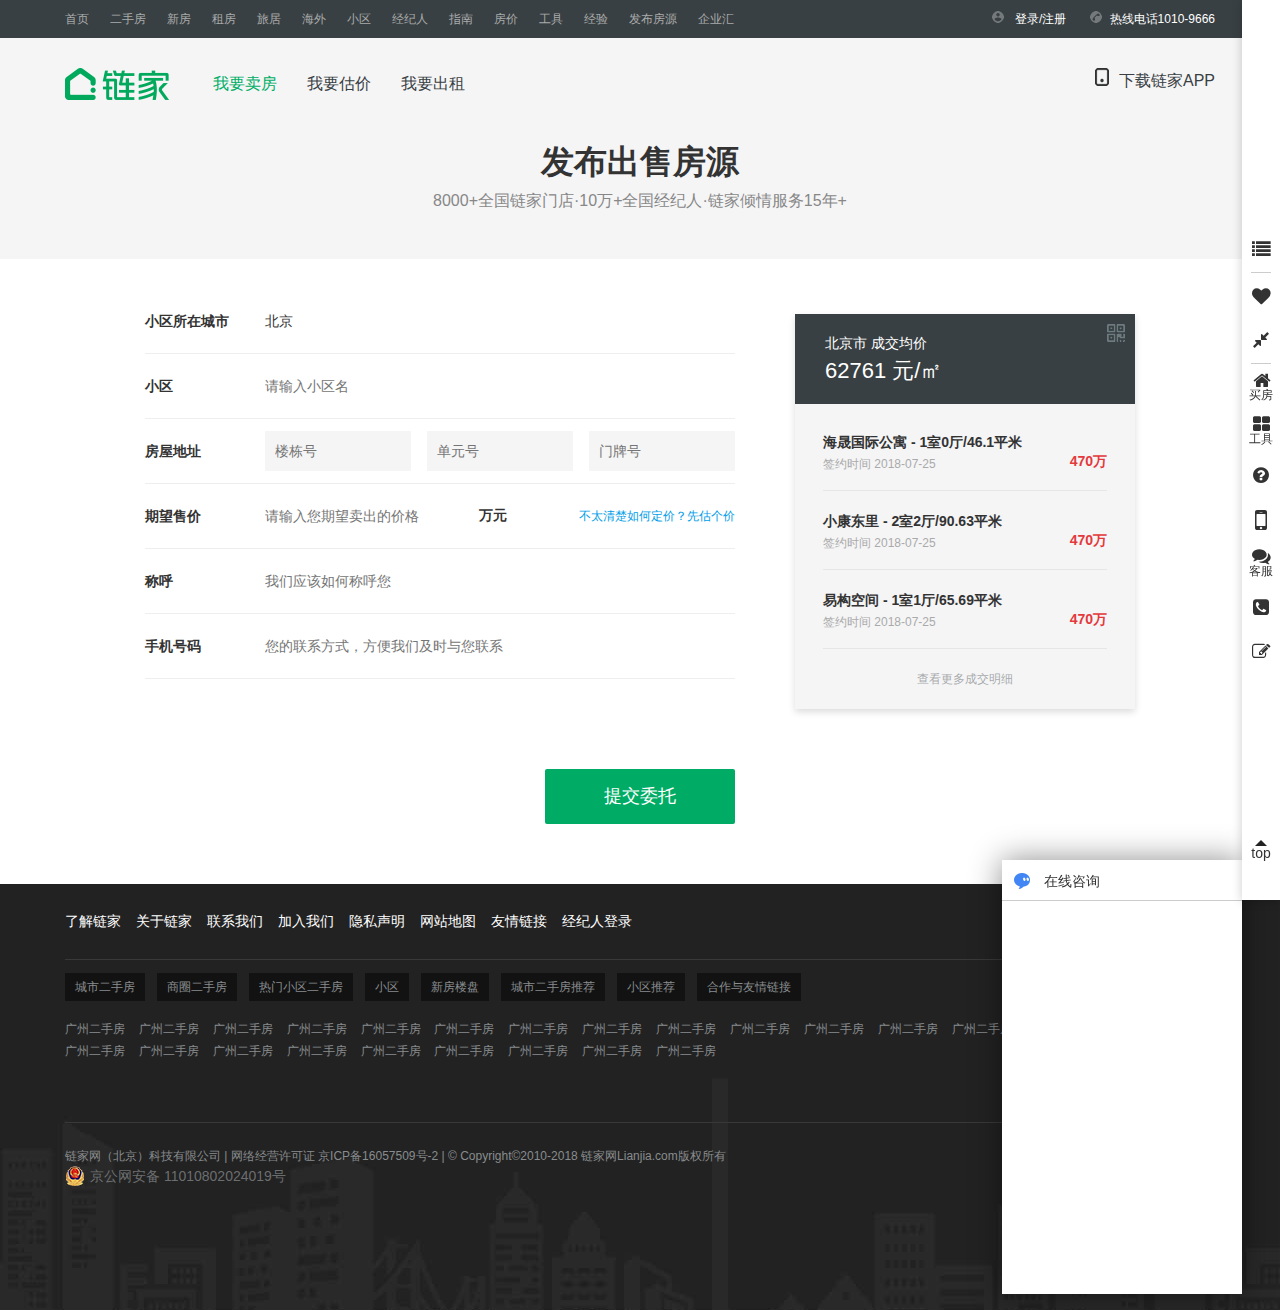
<file: lianjia/index/maifang/maifang.html>
<!DOCTYPE html>
<html lang="zh-Hans">
	<head>
		<meta charset="utf-8">
		<title>我要卖房|北京业主个人委托卖房卖房_二手房房屋出售_房屋交易（链家网）</title>
        <link rel="icon" href="images/title.ico" type="image/x-icon">
        <link rel="stylesheet" type="text/css" href="css/reset.css">
        <link rel="stylesheet" type="text/css" href="css/main.css">
        <link rel="stylesheet" type="text/css" href="css/footer.css">
        <link rel="stylesheet" type="text/css" href="css/fixed.css">
        <link rel="stylesheet" type="text/css" href="font-awesome/css/font-awesome.min.css">
	</head>
	<body>
        <div id="banner" class="clearfix">
            <div class="wrapper">
                <div id="banner-nav">
                    <ul>
                        <li><a href="../index/index.html">首页</a></li>
                        <li><a href="../ershoufang/ershoufang.html">二手房</a></li>
                        <li><a href="../xinfang/xinfang.html">新房</a></li>
                        <li><a href="../zufang/zufang.html">租房</a></li>
                        <li><a href="../lvju/lvju.html">旅居</a></li>
                        <li><a href="">海外</a></li>
                        <li><a href="">小区</a></li>
                        <li><a href="">经纪人</a></li>
                        <li><a href="">指南</a></li>
                        <li><a href="">房价</a></li>
                        <li><a href="">工具</a></li>
                        <li><a href="">经验</a></li>
                        <li><a href="">发布房源</a></li>
                        <li><a href="">企业汇</a></li>
                    </ul>
                </div>
                <div id="login">
                    <i class="sprite" id="sprite-user"></i>
                    <a href="">登录</a>/<a href="">注册</a>
                    <i class="sprite" id="sprite-phone"></i><span>热线电话1010-9666</span>
                </div>
            </div>
        </div><!-- banner END -->
        <div id="header" class="clearfix">
            <div class="wrapper">
                <a href="" id="sprite-logo" class="sprite"></a>
                <div id="header-nav">
                    <ul>
                        <li><a href="" class="active">我要卖房</a></li>
                        <li><a href="">我要估价</a></li>
                        <li><a href="">我要出租</a></li>
                    </ul>
                </div>
                <a href="" id="getApp"><i class="sprite" id="sprite-getApp"></i>下载链家APP</a>
            </div>
        </div><!-- header END -->
        <div id="jumbotron">
            <div id="title">发布出售房源</div>
            <div id="sub-title">8000+全国链家门店·10万+全国经纪人·链家倾情服务15年+</div>
        </div><!-- jumbotron END -->
        <div id="form" class="clearfix">
            <div id="form-left">
                <dl>
                    <dt>小区所在城市</dt>
                    <dd>北京</dd>
                </dl>
                <dl>
                    <dt>小区</dt>
                    <dd>
                        <input class="text" type="text" placeholder="请输入小区名">
                    </dd>
                </dl>
                <dl>
                    <dt>房屋地址</dt>
                    <dd>
                        <input class="number" type="text" placeholder="楼栋号"><input class="number" type="text" placeholder="单元号"><input class="number" type="text" placeholder="门牌号">
                    </dd>
                </dl>
                <dl>
                    <dt>期望售价</dt>
                    <dd>
                        <input class="text money" type="text" placeholder="请输入您期望卖出的价格">
                        <span>万元</span>
                        <a href="">不太清楚如何定价？先估个价</a>
                    </dd>
                </dl>
                <dl>
                    <dt>称呼</dt>
                    <dd>
                        <input class="text" type="text" placeholder="我们应该如何称呼您">
                    </dd>
                </dl>
                <dl>
                    <dt>手机号码</dt>
                    <dd>
                        <input class="text" type="text" placeholder="您的联系方式，方便我们及时与您联系">
                    </dd>
                </dl>
            </div>
            <div id="form-right">
                <div id="hd">
                    <div id="tit">北京市 成交均价</div>
                    <div id="sub-tit">62761 元/㎡</div>
                    <div class="sprite" id="tit-img"></div>
                </div>
                <ul id="bd">
                    <li>
                        <a href="">海晟国际公寓 - 1室0厅/46.1平米</a>
                        <p>签约时间 2018-07-25</p>
                        <span>470万</span>
                    </li>
                    <li>
                        <a href="">小康东里 - 2室2厅/90.63平米</a>
                        <p>签约时间 2018-07-25</p>
                        <span>470万</span>
                    </li>
                    <li>
                        <a href="">易构空间 - 1室1厅/65.69平米</a>
                        <p>签约时间 2018-07-25</p>
                        <span>470万</span>
                    </li>
                </ul>
                <a id="ft" href="">查看更多成交明细</a>
            </div>
        </div><!-- form END -->
        <div id="submit">
            提交委托
        </div><!-- submit END -->
        <div class="footer">
            <div class="wrapper">
                <div class="footer-title">
                    <ul class="f-t-ul">
                        <li><a href="#">了解链家</a></li>
                        <li><a href="#">关于链家</a></li>
                        <li><a href="#">联系我们</a></li>
                        <li><a href="#">加入我们</a></li>
                        <li><a href="#">隐私声明</a></li>
                        <li><a href="#">网站地图</a></li>
                        <li><a href="#">友情链接</a></li>
                        <li><a href="#">经纪人登录</a></li>
                    </ul>
                    <div class="service">官方客服 1010 9666</div>
                </div>

                <div class="friend-links">
                    <div class="link-type" id="tags">
                        <span>城市二手房</span>
                        <span>商圈二手房</span>
                        <span>热门小区二手房</span>
                        <span>小区</span>
                        <span>新房楼盘</span>
                        <span>城市二手房推荐</span>
                        <span>小区推荐</span>
                        <span>合作与友情链接</span>
                    </div>
                    <div class="link-list" id="link-list">
                        <div style="display: block;">
                            <span>
                                <a href="#" target="_blank">广州二手房</a>
                                <a href="#" target="_blank">广州二手房</a>
                                <a href="#" target="_blank">广州二手房</a>
                                <a href="#" target="_blank">广州二手房</a>
                                <a href="#" target="_blank">广州二手房</a>
                                <a href="#" target="_blank">广州二手房</a>
                                <a href="#" target="_blank">广州二手房</a>
                                <a href="#" target="_blank">广州二手房</a>
                                <a href="#" target="_blank">广州二手房</a>
                                <a href="#" target="_blank">广州二手房</a>
                                <a href="#" target="_blank">广州二手房</a>
                                <a href="#" target="_blank">广州二手房</a>
                                <a href="#" target="_blank">广州二手房</a>
                                <a href="#" target="_blank">广州二手房</a>
                                <a href="#" target="_blank">广州二手房</a>
                                <a href="#" target="_blank">广州二手房</a>
                                <a href="#" target="_blank">广州二手房</a>
                                <a href="#" target="_blank">广州二手房</a>
                                <a href="#" target="_blank">广州二手房</a>
                                <a href="#" target="_blank">广州二手房</a>
                                <a href="#" target="_blank">广州二手房</a>
                                <a href="#" target="_blank">广州二手房</a>
                                <a href="#" target="_blank">广州二手房</a>
                                <a href="#" target="_blank">广州二手房</a>
                            </span>
                        </div>

                        <div style="display: none;">
                            <span>
                                <a href="#" target="_blank">桂林二手房</a>
                                <a href="#" target="_blank">桂林二手房</a>
                                <a href="#" target="_blank">桂林二手房</a>
                                <a href="#" target="_blank">桂林二手房</a>
                                <a href="#" target="_blank">桂林二手房</a>
                                <a href="#" target="_blank">桂林二手房</a>
                                <a href="#" target="_blank">桂林二手房</a>
                                <a href="#" target="_blank">桂林二手房</a>
                                <a href="#" target="_blank">桂林二手房</a>
                                <a href="#" target="_blank">桂林二手房</a>
                                <a href="#" target="_blank">桂林二手房</a>
                                <a href="#" target="_blank">桂林二手房</a>
                                <a href="#" target="_blank">桂林二手房</a>
                                <a href="#" target="_blank">桂林二手房</a>
                                <a href="#" target="_blank">桂林二手房</a>
                                <a href="#" target="_blank">桂林二手房</a>
                                <a href="#" target="_blank">桂林二手房</a>
                                <a href="#" target="_blank">桂林二手房</a>
                                <a href="#" target="_blank">桂林二手房</a>
                                <a href="#" target="_blank">桂林二手房</a>
                                <a href="#" target="_blank">桂林二手房</a>
                                <a href="#" target="_blank">桂林二手房</a>
                                <a href="#" target="_blank">桂林二手房</a>
                                <a href="#" target="_blank">桂林二手房</a>
                                <a href="#" target="_blank">桂林二手房</a>
                                <a href="#" target="_blank">桂林二手房</a>
                                <a href="#" target="_blank">桂林二手房</a>
                                <a href="#" target="_blank">桂林二手房</a>
                                <a href="#" target="_blank">桂林二手房</a>
                                <a href="#" target="_blank">桂林二手房</a>
                                <a href="#" target="_blank">桂林二手房</a>
                                <a href="#" target="_blank">桂林二手房</a>
                                <a href="#" target="_blank">桂林二手房</a>
                                <a href="#" target="_blank">桂林二手房</a>
                                <a href="#" target="_blank">桂林二手房</a>
                                <a href="#" target="_blank">桂林二手房</a>
                                <a href="#" target="_blank">桂林二手房</a>
                                <a href="#" target="_blank">桂林二手房</a>
                                <a href="#" target="_blank">桂林二手房</a>
                                <a href="#" target="_blank">桂林二手房</a>
                                <a href="#" target="_blank">桂林二手房</a>
                                <a href="#" target="_blank">桂林二手房</a>
                            </span>
                        </div>

                        <div style="display: none;">
                            <span>
                                <a href="#" target="_blank">天津二手房</a>   
                                <a href="#" target="_blank">天津二手房</a>           
                                <a href="#" target="_blank">天津二手房</a>
                                <a href="#" target="_blank">天津二手房</a>
                                <a href="#" target="_blank">天津二手房</a>
                                <a href="#" target="_blank">天津二手房</a>
                                <a href="#" target="_blank">天津二手房</a>
                                <a href="#" target="_blank">天津二手房</a>
                                <a href="#" target="_blank">天津二手房</a>   
                                <a href="#" target="_blank">天津二手房</a>           
                                <a href="#" target="_blank">天津二手房</a>
                                <a href="#" target="_blank">天津二手房</a>
                                <a href="#" target="_blank">天津二手房</a>
                                <a href="#" target="_blank">天津二手房</a>
                                <a href="#" target="_blank">天津二手房</a>
                                <a href="#" target="_blank">天津二手房</a>
                                <a href="#" target="_blank">天津二手房</a>   
                                <a href="#" target="_blank">天津二手房</a>           
                                <a href="#" target="_blank">天津二手房</a>
                                <a href="#" target="_blank">天津二手房</a>
                                <a href="#" target="_blank">天津二手房</a>
                                <a href="#" target="_blank">天津二手房</a>
                                <a href="#" target="_blank">天津二手房</a>
                                <a href="#" target="_blank">天津二手房</a>
                                <a href="#" target="_blank">天津二手房</a>   
                                <a href="#" target="_blank">天津二手房</a>           
                                <a href="#" target="_blank">天津二手房</a>
                                <a href="#" target="_blank">天津二手房</a>
                                <a href="#" target="_blank">天津二手房</a>
                                <a href="#" target="_blank">天津二手房</a>
                                <a href="#" target="_blank">天津二手房</a>
                                <a href="#" target="_blank">天津二手房</a>
                                <a href="#" target="_blank">天津二手房</a>   
                                <a href="#" target="_blank">天津二手房</a>           
                                <a href="#" target="_blank">天津二手房</a>
                                <a href="#" target="_blank">天津二手房</a>
                                <a href="#" target="_blank">天津二手房</a>
                                <a href="#" target="_blank">天津二手房</a>
                                <a href="#" target="_blank">天津二手房</a>
                                <a href="#" target="_blank">天津二手房</a>
                                <a href="#" target="_blank">天津二手房</a>   
                                <a href="#" target="_blank">天津二手房</a>           
                                <a href="#" target="_blank">天津二手房</a>
                                <a href="#" target="_blank">天津二手房</a>
                                <a href="#" target="_blank">天津二手房</a>
                                <a href="#" target="_blank">天津二手房</a>
                                <a href="#" target="_blank">天津二手房</a>
                                <a href="#" target="_blank">天津二手房</a>
                                <a href="#" target="_blank">天津二手房</a>   
                                <a href="#" target="_blank">天津二手房</a>           
                                <a href="#" target="_blank">天津二手房</a>
                                <a href="#" target="_blank">天津二手房</a>
                                <a href="#" target="_blank">天津二手房</a>
                                <a href="#" target="_blank">天津二手房</a>
                                <a href="#" target="_blank">天津二手房</a>
                                <a href="#" target="_blank">天津二手房</a>
                                <a href="#" target="_blank">天津二手房</a>   
                                <a href="#" target="_blank">天津二手房</a>           
                                <a href="#" target="_blank">天津二手房</a>
                                <a href="#" target="_blank">天津二手房</a>
                                <a href="#" target="_blank">天津二手房</a>
                                <a href="#" target="_blank">天津二手房</a>
                                <a href="#" target="_blank">天津二手房</a>
                                <a href="#" target="_blank">天津二手房</a>
                                <a href="#" target="_blank">天津二手房</a>   
                                <a href="#" target="_blank">天津二手房</a>           
                                <a href="#" target="_blank">天津二手房</a>
                                <a href="#" target="_blank">天津二手房</a>
                                <a href="#" target="_blank">天津二手房</a>
                                <a href="#" target="_blank">天津二手房</a>
                                <a href="#" target="_blank">天津二手房</a>
                                <a href="#" target="_blank">天津二手房</a>
                            </span>
                        </div>
                        <div style="display: none;">
                            <span>
                                <a href="#" target="_blank">南昌二手房</a>
                                <a href="#" target="_blank">南昌二手房</a>
                                <a href="#" target="_blank">南昌二手房</a>
                                <a href="#" target="_blank">南昌二手房</a>
                                <a href="#" target="_blank">南昌二手房</a>
                                <a href="#" target="_blank">南昌二手房</a>
                            </span>
                        </div>
                        <div style="display: none;">
                            <span>
                                <a href="#" target="_blank">北京二手房</a>
                                <a href="#" target="_blank">北京二手房</a>
                                <a href="#" target="_blank">北京二手房</a>
                                <a href="#" target="_blank">北京二手房</a>
                                <a href="#" target="_blank">北京二手房</a>
                            </span>
                        </div>
                        <div style="display: none;">
                            <span>
                                <a href="#" target="_blank">合肥二手房</a>
                                <a href="#" target="_blank">合肥二手房</a>
                                <a href="#" target="_blank">合肥二手房</a>
                                <a href="#" target="_blank">合肥二手房</a>
                                <a href="#" target="_blank">合肥二手房</a>
                                <a href="#" target="_blank">合肥二手房</a>
                                <a href="#" target="_blank">合肥二手房</a>
                                <a href="#" target="_blank">合肥二手房</a>
                                <a href="#" target="_blank">合肥二手房</a>
                                <a href="#" target="_blank">合肥二手房</a>
                                <a href="#" target="_blank">合肥二手房</a>
                                <a href="#" target="_blank">合肥二手房</a>
                            </span>
                        </div>
                        <div style="display: none;">
                            <span>
                                <a href="#" target="_blank">苏州二手房</a>
                                <a href="#" target="_blank">苏州二手房</a>
                                <a href="#" target="_blank">苏州二手房</a>
                                <a href="#" target="_blank">苏州二手房</a>
                                <a href="#" target="_blank">苏州二手房</a>
                                <a href="#" target="_blank">苏州二手房</a>
                                <a href="#" target="_blank">苏州二手房</a>
                                <a href="#" target="_blank">苏州二手房</a>
                                <a href="#" target="_blank">苏州二手房</a>
                                <a href="#" target="_blank">苏州二手房</a>
                                <a href="#" target="_blank">苏州二手房</a>
                                <a href="#" target="_blank">苏州二手房</a>
                            </span>
                        </div>
                        <div style="display: none;">
                            <span>
                                <a href="#" target="_blank">上海二手房</a>
                                <a href="#" target="_blank">上海二手房</a>
                                <a href="#" target="_blank">上海二手房</a>
                                <a href="#" target="_blank">上海二手房</a>
                                <a href="#" target="_blank">上海二手房</a>
                                <a href="#" target="_blank">上海二手房</a>
                                <a href="#" target="_blank">上海二手房</a>
                                <a href="#" target="_blank">上海二手房</a>
                                <a href="#" target="_blank">上海二手房</a>
                                <a href="#" target="_blank">上海二手房</a>
                                <a href="#" target="_blank">上海二手房</a>
                                <a href="#" target="_blank">上海二手房</a>
                            </span>
                        </div>
                    </div>
                </div>

                <div class="bottom">
                    <div class="copyright">
                        链家网（北京）科技有限公司 | 网络经营许可证 京ICP备16057509号-2 | © Copyright©2010-2018 链家网Lianjia.com版权所有
                    </div>
                    <div class="beian">
                        <img src="images/beian.png">
                        <a href="http://www.beian.gov.cn/portal/registerSystemInfo?recordcode=11010802024019" class="beian-desc">京公网安备 11010802024019号</a>
                    </div>
                </div>

            </div>
        </div><!-- footer END -->
        <div id="consult">
            <div id="consult-top">
                <i></i>在线咨询
            </div>
            <div class="line"></div>
        </div><!-- consult END -->
        <div id="fixed-sidebar">
            <div id="sidebar-icons">
                <div>
                    <ul>
                        <li><i class="fa fa-list fa-lg" aria-hidden="true"></i></li>
                    </ul>
                    <div class="line"></div>
                    <ul>
                        <li><i class="fa fa-heart fa-lg" aria-hidden="true"></i></li>
                        <li><i class="fa fa-compress fa-lg" aria-hidden="true"></i></li>
                    </ul>
                    <div class="line"></div>
                    <ul>
                        <li><i class="fa fa-home fa-lg" aria-hidden="true"><p>买房</p></i>
                            </li>
                        <li><i class="fa fa-th-large fa-lg" aria-hidden="true"><p>工具</p></i></li>
                        <li><i class="fa fa-question-circle fa-lg" aria-hidden="true"></i></li>
                        <li><i class="fa fa-mobile fa-2x" aria-hidden="true"></i></li>
                        <li><i class="fa fa-comments fa-lg" aria-hidden="true"><p>客服</p></i></li>
                        <li><i class="fa fa-phone-square fa-lg" aria-hidden="true"></i></li>
                        <li><i class="fa fa-pencil-square-o fa-lg" aria-hidden="true"></i></li>
                    </ul>
                </div>
            </div>

            <div id="to-top">
                <div class="triangle-top">
                </div>
                <p>top</p>
            </div>
        </div><!-- fixed-sidebar END -->
        
        <script src="js/footer.js"></script>
        <script src="js/fixed.js"></script>
	</body>
</html>
</file>
<file: lianjia/index/common/login/css/login.css>
/*
* @Author: 12574
* @Date:   2018-08-08 14:32:06
* @Last Modified by:   12574
* @Last Modified time: 2018-08-08 18:37:46
*/
.container {
	width: 100%;
	height: 100%;
	position: fixed;
	left: 0;
	top: 0;
	right: 0;
	bottom: 0;
	background-color: #000;
	opacity: .6;
	display: none;
	z-index: 1000;
}
.login {
	display: none;
	width: 340px;
	height: auto;
	position: fixed;
	left: 50%;
	top: 50%;
	margin-left: -190px;
	margin-top: -205px;
	padding-left: 40px;
	padding-bottom: 40px;
	background-color: #fff;
	border-radius: 2px;
	box-shadow: 1px 3px 14px rgba(0,0,0,0.3);
	z-index: 10000;
}
.login .login-info {
	padding-top: 40px;
	width: 300px;
	/*border: 1px solid red;*/
}
.login .login-info .close-login {
	position: absolute;
	right: 15px;
	top: 15px;
	cursor: pointer;
	padding: 4px;
	font-weight: 400;
	font-style: normal;
}
.login .login-info .login-tab .title {
	min-height: 20px;
	line-height: 20px;
	margin-bottom: 40px;
	/*border: 1px solid blue;*/
}
.login .login-info .login-tab .title .shortcut {
	font-size: 20px;
	color: #333;
	font-weight: bold;
	/*border: 1px solid yellow;*/
}
.login .login-info .login-tab .title .message {
	color: #aaa;
	padding-top: 15px;
	font-size: 14px;
	/*border: 1px solid purple;*/
}
.login .login-info .login-tab .personmsg li {
	border: 1px solid #dbdbdb;
	border-radius: 2px 2px 0 0;
	height: 50px;
	color: #555;
	line-height: 50px;
}
.login .login-info .login-tab .personmsg li.check {
	/*margin-top: -1px;*/
}
.login .login-info .login-tab .personmsg li.check .checkImg {
	float: left;
	height: 45px;
	width: 125px;
}
.login .login-info .login-tab .personmsg li.check input.checkInput {
	width: 151px;
	float: left;
}
.login .login-info .login-tab .personmsg li input.verify {
	width: 125px;
}
.login .login-info .login-tab .personmsg li a.getCode {
	color: #333;
	float: right;
}
.login .login-info .login-tab .personmsg li a.getCode em {
	padding: 0 16px;
	border-left: 1px solid #dbdbdb;
}
.login .login-info .login-tab .personmsg li.nologin {
	height: 18px;
	line-height: 18px;
	padding: 24px 0;
	/*border: none;*/
	border-left: none;
	border-right: none;
}
.login .login-info .login-tab .personmsg li.nologin input {
	width: 16px;
	height: 16px;
	border: 1px solid #dbdbdb;
    border-radius: 2px;
    position: relative;
    margin-top: -2px;
    margin-right: 6px;
}
.login .login-info .login-tab .personmsg li .login-btn {
	display: block;
	width: 300px;
	height: 50px;
	line-height: 50px;
	font-size: 16px;
	font-weight: bold;
	cursor: pointer;
	background-color: #39ac6a;
	color: #fff;
	text-align: center;
	border-radius: 2px;
}
.login .login-info .login-tab .personmsg li.footer-link {
	padding: 24px 0 0;
	height: 14px;
	line-height: 14px;
	border: none;
}
.login .login-info .login-tab .personmsg li.footer-link a {
	color: #00AE66;
}
.login .login-tab .personmsg input {
	width: 282px;
	height: 50px;
	line-height: 50px;
	color: #333;
	font-size: 14px;
	padding-left: 16px;
	/*border: 1px solid red;*/
}
</file>
<file: lianjia/index/index/css/index.css>
.wrapper{
	width: 1150px;
	margin: 0 auto;
}

.clear{
	clear: both;
}

#header{
	color: #fff;
	width: 100%;
	height: 640px;
	background: url(../images/bannerV2.jpg) center 0 no-repeat ;
	background-attachment: fixed;
}

#header-top-left{
	float: left;
	margin-left: 10px;
	margin-top: 30px;
}

#t-l-logo{
	display: block;
	float: left;
	height: 60px;
	width: 137px;
	background-image: url(../images/spriteV2_new.png);
	background-position: left -370px;
}

#change-btn{
	text-align: center;
	display: block;
	float: left;
	margin-top: 20px;
	height: 27px;
	width: 59px;
	background-color: rgba(0,0,0,0.25);
	border-radius: 14px;
	line-height: 27px;
	font-size: 13px;
	cursor: pointer;
}

#change-btn i{
	display: inline-block;
	width: 10px;
	height: 12px;
	background-image: url(../images/spriteV2_new.png);
	background-position: -189px -20px;
}

#header-top-right{
	float: right;
	width: 789px;
	margin-top: 30px;
}

#header-top-right a{
	color: #fff;
}

#loging{
	font-size: 12px;
	text-align: right;
}

#loging i{
	display: inline-block;
	width: 19px;
	height: 17px;
	margin-bottom: -4px;
	background-image: url(../images/spriteV2_new.png);
	background-position: -203px -20px;
}

#loging a{
	line-height: 22px;
}

#guide{
	margin-top: 8px;
}

#guide ul li{
	height: 20px;
	float: left;
	margin-left: 20px;
	font-size: 16px;
	font-weight: bolder;
}

#guide ul li img{
	position: relative;
	bottom: 4px;
	width: 19px;
	height: 22px;
}

#guide ul li i{
	display: inline-block;
	height: 10px;
	width: 7px;
	margin-left: -5px;
	margin-right: 10px;
	background-image: url(../images/spriteV2_new.png);
	background-position: -225px -20px;
}

#header-center{
	width: 100%;
	height: 241px;
	margin-top: 121px;
}

#wrap-icon{
	width: 540px;
	height: 69px;
	margin: 0 auto;
	background-image: url(../images/banner-text.png);
	background-repeat: no-repeat;
}

#house-num ul{
	height: 35px;
	margin-top: 12px;
	overflow: hidden;
	width: 100%;
	text-align: center;
	font-size: 20px;
}

#house-num li{
	height: 35px;
}

#search-box{
	width: 772px;
	height: 99px;
	margin: 18px auto;
}

#search-menu ul li{
	float: left;
	height: 32px;
	line-height: 32px;
	font-size: 14px;
	font-weight: 700;
	margin-right: 20px;
	cursor: pointer;
}

#search-menu .clear{
	width: 0;
	height: 0;
	padding-top: 4px;
	margin-left: 20px;
	border-style: solid;
	border-width: 0 8px 8px;
	border-color: transparent transparent #fff;

}

#search-text-box{
	width: 100%;
	height: 55px;
	background-color: #fff;
}

#search-text{
	float: left;
	height: 100%;
	width: 626px;
	padding-left: 20px;
}

#search-btn{
	float: left;
	width: 126px;
	height: 100%;
	background-color: #00ae66;
	font-size: 18px;
	color: #fff;
}

#header-bottom{
	margin-top: 140px;
}

#header-bottom a{
	color: #fff;
	font-size: 12px;
	margin-right: 20px;
}

#header-bottom a img{
	width: 16px;
	height: 16px;
	margin: 0 8px 0 0;
}
/* header END*/

#home-nav{
	height: 244px;
	width: 1150px;
	margin: 0 auto;
	display: flex;
	justify-content: space-between;
}

.nav-item{
	width: 30%;
	height: 100%;
	color: #000;
	text-align: center;
}

.nav-item img{
	display: block;
	width: 76px;
	height: 65px;
	margin: 40px auto 0;
	padding-bottom: 20px;
	transition: margin 1s;
}

.nav-item img:hover{
	margin: 30px auto 10px;
}

.nav-item p{
	font-size: 18px;
}

.nav-item small{
	display: block;
	width: 183px;
	margin: 10px auto 0;
	font-size: 12px;
	line-height: 18px;
	color: #b0b3b4;
}
/* home-nav END*/

#hand-lianjia{
	height: 524px;
	width: 100%;
	background-image: url(../images/bg-app.jpg);
	background-position: center top;
}

#h-l-title{
	padding-top: 85px;
	width: 286px;
	height: 118px;
	background-image: url(../images/spriteV2_new.png);
	background-position: -448px -294px;
	background-clip: content-box;
}

#hand-lianjia p{
	margin-top: 20px;
	width: 479px;
	font-size: 15px;
	line-height: 24px;
}

#download{
	width: 479px;
	height: 104px;
	margin-top: 38px;
	background-image: url(../images/app.png);
	background-repeat: no-repeat;
	background-position: 148px center;
	-webkit-background-size: 104px 104px;
	background-size: 104px 104px;
}

#download a{
	display: block;
	height: 44px;
	width: 134px;
}

#ios{
	background-image: url(../images/spriteV2_new.png);
	background-position: -316px -139px;
}

#ios:hover{
	background-position: -20px -139px;	
}

#android{
	margin-top: 16px;
	background-image: url(../images/spriteV2_new.png);
	background-position: -316px -197px;
}

#android:hover{
	background-position: -20px -197px;
}
/* hand-lianjia END*/


#second-hand{
	height: 489px;
	width: 100%;
}

.title{
	height: 48px;
	width: 100%;
	padding-top: 50px;
}

#s-h-title div{
	height: 30px;
	width: 248px;
	background-image: url(../images/spriteV2_new.png);;
	background-position: -19px -94px;
}

.title p{
	margin-top: 10px;
	color: #888;
}

.title p a{
	float: right;
	color: black;
}

.title p a:hover,.title p a:active{
	text-decoration: underline;
}

#s-h-list{
	width: 100%;
	display: flex;
	justify-content: space-between;
}

.list-item{
	width: 250px;
}

.list-item div{
	width: 100%;
	height: 264px;
	margin: 30px 0 20px;
	box-shadow: 0 2px 4px rgba(0,0,0,0.2);
}

.list-item div img{
	width: 100%;
}

.list-item div p{
	margin-top: 15px;
	margin-left: 20px;
	font-size: 16px;
	color: #000;
}

.list-item div p span{
	font-size: 12px;
	color: #999;
}

.list-item div i{
	display: block;
	position: relative;
	bottom: 100px;
	width: 66px;
	height: 30px;
	background-color: #394043;
	text-align: center;
	font-size: 18px;
	color: #fff;
	line-height: 30px;
}

.list-item>p{
	color: #aaa;
	font-size: 12px;
}

/* second-hand END*/

#community{
	height: 500px;
	width: 100%;
	background-color: #eeeef1;
}

#c-title div{
	height: 30px;
	width: 187px;
	background-image: url(../images/community.png);;
	background-size: 100% 100%;
}

.list{
	display: flex;
	width: 100%;
	margin-top: 40px;
	justify-content: space-between;
}

.list a{
	width: 350px;
	height: 284px;
	background-color: #fff;
	box-shadow: 0 1px 3px rgba(0,0,0,0.2);
	color: #000;
}

.list a div{
	width: 100%;
	height: 200px;
}

#community .list div{
	background-image: url(../images/community-item.jpg);
	-webkit-background-size: 100% 100%;
	background-size: 100% 100%;
	background-position: center center;
	transition: background-size 0.5s;
}

#community .list a:hover div{
	background-size: 102% 102%;
}

#community .list a h6{
	margin: 20px 20px 10px;
	font-size: 19px;
	font-weight: bold;
}

#community .list a p{
	margin-left: 20px;
	font-size: 14px;
	font-weight: bold;
}

#community .list a p span{
	float: right;
	color: #888c8e;
	margin-right: 25px;
}
/* community END*/

#new-house{
	height: 472px;
	width: 100%;
}

#n-h-title div{
	height: 30px;
	width: 158px;
	background-image: url(../images/spriteV2_new.png);
	background-position: -20px -56px;
}

#new-house .list a{
	box-shadow: none;
	height: 260px;
}

#new-house .list a div{
	width: 100%;
	height: 100%;
	background-image: url(../images/new-house.jpg);
	-webkit-background-size: 100% 100%;
	background-size: 100% 100%;
	background-position: center center;
	transition: background-size 0.5s;
}

#new-house .list a:hover div{
	background-size: 102% 102%;
}

#new-house .list a div h3{
	font-size: 24px;
	font-weight: 700;
	color: #fff;
	text-align: center;
	padding-top: 100px;
}

#new-house .list a div p{
	margin-top: 20px;
	color: #fff2ab;
	font-size: 20px;
	font-weight: 900;
	text-align: center;
}

#new-house .list a div span{
	display: block;
	width: 96px;
	height: 34px;
	margin-top: 40px;
	background-color: #fff2ab;
	font-size: 18px;
	line-height: 34px;
	text-align: center;
	font-weight: bold;
}
/* new-house END*/

#s-truth{
	width: 100%;
	height: 240px;
	background-image: url(../images/truth-bg.jpg);
	background-position: center center;
}

#s-truth .wrapper{
	height: 115px;
	padding-top: 60px;
	background-image: url(../images/spriteV2_new.png);
	background-position: -19px -254px;
	background-repeat: no-repeat;
	background-origin: content-box;
	background-clip: content-box;
}

#s-truth p{
	margin-left: 600px;
	font-size: 16px;
	line-height: 25px;
	color: #fff;
}

#search{
	margin-top: 20px;
	margin-left: 600px;
	height: 43px;
	width: 550px;
	background-color: #fff;
	border-radius: 2px;
	box-shadow: 1px 1px 4px rgba(0,0,0,0.2);
	overflow: hidden;
}

#search input{
	height: 29px;
	width: 480px;
	padding: 7px 12px;
}

#search div{
	display: inline-block;
	position: relative;
	top: 5px;
	left: 10px;
	height: 18px;
	width: 18px;
	background-image: url(../images/spriteV2_new.png);
	background-position: -407px -20px;
	cursor: pointer;
}
/* s-truth END*/
</file>
<file: lianjia/index/common/footer/footer.css>
/*
* @Author: 12574
* @Date:   2018-08-03 14:56:10
* @Last Modified by:   12574
* @Last Modified time: 2018-08-07 18:12:43
*/

.footer {
	width: 100%;
	height: 426px;
	background: url(../../ershoufang/images/footer-bg.jpg) no-repeat center top #222;
}
.footer .wrapper {
	width: 1150px;
	margin: 0 auto;
	/*border: 1px solid red;*/
}
.wrapper .footer-title {
	height: 75px;
	line-height: 75px;
	border-bottom: 1px solid #393939;
}
.wrapper .footer-title ul.f-t-ul {
	float: left;
}
.footer-title ul.f-t-ul li {
	float: left;
}
.footer-title ul.f-t-ul li a {
	color: #fff;
	font-size: 14px;
	margin-right: 15px;
}
.footer-title .service {
	float: right;
	color: #7dcfa0;
	font-size: 14px;
}
.wrapper .friend-links {
	padding: 13px 0 20px 0;
    border-bottom: 1px solid #393939;
    background: none;
}
.wrapper .friend-links .link-type {
	width: 1000px;
	height: 40px;
}
.wrapper .friend-links .link-type span {
	display: inline-block;
	float: left;
	padding: 8px 10px;
	margin: 0 12px 12px 0;
	background-color: #121212;
	color: #888c8e;
	cursor: pointer;
	font-size: 12px;
	transition: all .3s ease-in-out;
}
/*.active {
	color: #fff;
	background-color: #394043;
}*/
.wrapper .friend-links .link-type span:hover {
	color: #fff;
	background-color: #394043;
}
.wrapper .friend-links .link-list div {
	min-height: 89px;
}
.wrapper .friend-links .link-list span a {
	color: #888c8e;
    font-size: 12px;
    display: inline-block;
    margin: 10px 10px 0 0;
}
.wrapper .bottom {
	padding-top: 23px;
}
.wrapper .bottom .copyright {
	color: #888c8e;
    font-size: 12px;
    line-height: 20px;
}
.wrapper .bottom img {
	float: left;
}

.wrapper .bottom .beian-desc {
	display: block;
	float: left;
	width: 300px;
	height: 20px;
	line-height: 20px;
	margin-left: 5px;
	color: #888c8e;
    font-size: 12px;
}
</file>
<file: lianjia/index/index/css/fixed.css>
*{
	padding: 0;
	margin: 0;
}
ul,ol{
	list-style: none;
}

.line{
	height: 1px;
	background-color: #ccc;
}

#consult{
	position: fixed;
	bottom: -394px;
	right: 38px;
	width: 240px;
	height: 434px;
	box-shadow: 0 0 30px rgba(0,0,0,0.45);
	background-color: #fff;
}

#consult-top{
	height: 40px;
	width: 100%;
	font-size: 14px;
	background-image: url();
	background-repeat: no-repeat;
	background-position: 216px -109px;
	cursor: pointer;
}

#consult-top i{
	display: inline-block;
	width: 18px;
	height: 18px;
	margin: 12px 12px -4px;
	background-image: url(../images/lianjiaim.png);
	background-repeat: no-repeat;
}
/* consult END*/

#fixed-footer{
	position: fixed;
	bottom: 0;
	height: 130px;
	width: 100%;
	background-color: #fff;
	box-shadow: -1px 0 10px rgba(0,0,0,0.2);
}

#fixed-footer-container{
	width: 600px;
	height: 100%;
	margin: 0 auto;
}

#iphone{
	float: left;
	position: relative;
	top: -50px;
	height: 184px;
	width: 190px;
	background-image: url(../images/iphone.png);
	-webkit-background-size: 100% 100%;
	background-size: 100% 100%;
}

#fixed-footer-text{
	margin-left: 30px;
	float: left;
}

#fixed-footer-text h3{
	padding: 36px 0 15px;
	font-size: 1.25em;
	color: #333;
}

#fixed-footer-text small{
	color: #999;
	font-size: 13px;
}

#app{
	float: left;
	height: 88px;
	width: 88px;
	margin-left: 60px;
	margin-top: 22px;
	background-image: url(../images/footApp.png);
	-webkit-background-size: 100% 100%;
	background-size: 100% 100%;
}

#close{
	float: right;
	margin-top: 10px;
	color: #ccc;
	cursor: pointer;
}
/* fixed-footer END*/

#fixed-sidebar{
	position: fixed;
	right: 0;
	top: 0;
	width: 38px;
	height: 100%;
	background-color: #fff;
	box-shadow: 0 1px 10px rgba(0,0,0,0.2);
	text-align: center;
}

#sidebar-icons{
	display: grid;
	justify-content: center;
	align-items: center;
	width: 100%;
	height: 100%;
}

#sidebar-icons li{
	width: 38px;
	height: 42px;
	margin: 2px 0;
	line-height: 42px;
}

#sidebar-icons li i{
	margin-top: 8px;
}

#sidebar-icons li i.fa-mobile{
	margin-top: 8px;
}

#sidebar-icons li i p{
	font-size: 12px;
}

#sidebar-icons li:hover{
	background-color: #222;
	color: #fff;
}

#sidebar-icons .line{
	width: 20px;
	margin: 0 auto;
}

#to-top{
	position: absolute;
	bottom: 30px;
	height: 38px;
	width: 100%;
	background-color: #fff;
}

#to-top:hover{
	background-color: #222;
	cursor: default;
}

.triangle-top{
	width: 0;
	height: 0;
	margin: 8px auto 0;
	border-style: solid;
	border-width: 0 6px 6px;
	border-color: transparent transparent #222;
}

#to-top:hover .triangle-top{
	border-color: transparent transparent #fff;

}

#to-top p{
	font-size: 14px;
}

#to-top:hover p{
	color: #fff;
}
/* fixed-sidebar END*/
</file>
<file: lianjia/index/lvju/CSS/lvju.css>
.content{
			width: 100%;
			height:4200px;
			font-size: 14px;
    		background: #eee;
		}
		.header{
			width: 100%;
			height: 650px;
			/*background-color: #eee;*/
		}
		.header .top{
			width: 100%;
			height: 108px;
			background-color: #ddd;
		}
		.header .top .nav{
			width: 100%;
			height: 40px;
			background-color: #ccc;
		}
		.header .top .nav ul{
			width: 1150px;
			height: 40px;
			background-color: #bbb;
			margin:0 auto;
		}
		.header .top .nav ul li{
			float: left;
			/*clear: both;*/
			margin-left: 35px;
			list-style: none;
			color: #fff;
		}
		.header .top .nav ul li a{
			color: #fff;
		}
		.header .top .nav ul li div{
			margin-left: 120px;
		}
		.header  .top .search_nav{
			width: 100%;
			height: 68px;
			background-color: #ccc;
		}
		.header  .top .search_nav .wrapper{ 
			width: 1150px;
			height: 68px;
			background-color: #aaa;
			margin: 0 auto;
		}
		.header  .top .search_nav .wrapper .left{
			width: 342px;
			height: 68px;
			/*background-color: #999;*/
			float: left;
			line-height: 68px;
			clear: both;
			display: inline-block;			
		}		
		.header  .top .search_nav .wrapper .left .logo img{
			width: 150px;
			height: 50px;
			margin: 9px;
			display: inline-block;

		} 
		.header  .top .search_nav .wrapper .left ul{
			/*width: 150	px;*/
			height: 68px;
			float: right;
			display: inline-block;
			margin: 6px 0;
			padding-left: 0;
			/*clear: both;*/
		}
		.header  .top .search_nav .wrapper .left ul li{
			float: left;
			margin-left: 5px;
			font-size: 23px;
			font-weight: 600;
			font-family: kaiti;
			color: #fff;
		}
		.header  .top .search_nav .wrapper .left ul li a{
			color: #fff;
		}
		.header  .top .search_nav .wrapper .right{
			width: 281px;
			height: 68px;
			/*background-color: #999;*/
			float: right;
			/*clear: both;*/
		} 
		.header  .top .search_nav .wrapper .right input{
			width: 281px;
			height: 40px;
			margin: 14px 0;
			background-image: url(../img/放大镜白.png);
			background-repeat: no-repeat;
			background-position: 230px;
			background-size: 13%;
			border: none;
			outline: none;
			background-color:#eee;
			/*clear: both;*/
		}
		.header .hero{
			width: 100%;
			height: 650px;
			margin-top: -108px;
			/*background-size: 135%;*/

		}
		.header .hero .picture{
			width: 100%;
			height: 650px;
			background-image: url(../img/自在毕业季.jpg);
			background-repeat: round;
			background-size: cover;
		}
		.header .search{
			width: 614px;
			height: 102px;
			margin-top: -200px;
			/*background-color: yellow;	*/
		}
		.header .search input{
			width: 500px;
			height: 50px;
			margin: 2px 0;
			border: none;
			outline: none;	
		}
		.header .search button{
			width: 114px;
			height: 50px;
			margin: 2px 0;
			background-color: #40a9f6;
			border: none;
			/*border-radius: 10%;*/
			float: right;
			font-size: 23px;
			color: #fff;
		}
		.header .search .animation{
			width: 614px;
			height: 52px;
		}
		.header .search .animation ul{
			padding: 0;
			margin:11px 0; 
		}
		.header .search .animation ul li{
			height: 30px;
			float: left;
			padding: 5px;
			display: flex;	
			margin-left: 30px;
			/*font-size: 16px;*/
			background-color: rgba(0,0,0,.50);
			border-radius: 20%;
		}
		.header .search .animation ul li a{
			color: #fff;
		}
		.hot_city{
			width: 1150px;
			height: 890px;
			/*background-color: red;*/
		}	
		.hot_city .head{
			padding-top: 50px;
    		padding-bottom: 40px;   		
		}
		.hot_city .head h2{
    		line-height: 1;
    		font-weight: 600;
    		font-size: 30px;
    		color: #333;
    		display: inline-block;    		
		}
		.hot_city .hainan{
			width: 1150px;
			height: 350px;
			/*background-color: red;*/
		}
		.hot_city .hainan .left{
			float: left;
			width: 628px;
			height: 350px;
			background-color: #fff;
		}
		.hot_city .hainan .left img{
			width: 341px;
			height: 337px;
			margin: 6.5px 3px;
		}
		.hot_city .hainan .left .info_box{
			width: 246px;
			height: 338px;
			margin: 6px 8px;
			/*background-color: #ddafc4;*/
			float: right;
		}
		.hot_city .hainan .left .info_box h3{
			font-size: 40px;
			color: #000;
		}
		.hot_city .hainan .left .info_box span{
			display: block;
    		padding-top: 17px;
    		color: #999;
		}
		.hot_city .hainan .left .info_box .weather_info_box{
			width: 246px;
			height: 89px;
			/*background-color: blue;*/
			margin-top: 20px;
		}
		.hot_city .hainan .left .info_box .weather_info_box .weather_title{
			font-size: 14px;
    		/*color: #333;*/
    		line-height: 1;
   			padding-top: 18px;
		}
		.hot_city .hainan .left .info_box .weather_info_box .weather_body{
			width: 246px;
			height: 32px;
			/*background-color: #999;*/
			margin-top: 5px;
			float: left;
		}
		.hot_city .hainan .left .info_box .weather_info_box .weather_body p{
			font-family: HiraginoSansGB-W3;
   			font-size: 12px;
    		color: #333;
    		float: right;
		}
		.hot_city .hainan .left .info_box .weather_info_box .weather_body .temperature{
			width: 87px;
			height: 32px;
			/*background-color: #444;*/
			float: left;
			margin-right: 30px;
			background-image: url(../img/温度.png);
			background-repeat: no-repeat;
			background-size: 19%;
		}
		.hot_city .hainan .left .info_box .weather_info_box .weather_body .humidity{
			width: 87px;
			height: 32px;
			/*background-color: #444;*/
			float: left;
			background-image: url(../img/湿度.png);
			background-repeat: no-repeat;
			background-size: 25%;
		}
		.hot_city .hainan .right{
			width: 510px;
			height: 350px;
			/*background-color: #bbb;*/
			float: right;
		}
		.hot_city .hainan .right .add_box{
			width: 240px;
			height: 81.5px;
			background-color: #fff;
			margin-left: 10px;
			margin-top: 5px;
			float: left;
			text-align: center;
		}
		.hot_city .hainan .right .add_box2{
			width: 490px;
			height: 81.5px;
			background-color: #fff;
			margin-left: 10px;
			margin-top: 5px;
			float: left;
			text-align: center;

		}
		.hot_city .hainan .right .add_box2 h4{
			color: #000;
			font-size: 20px;
    		font-weight: 600;
   			line-height: 80px;
		}
		.hot_city .hainan .right .add_box a h4{
     		font-weight: 300;
    		line-height: 50px;
    		left: 16px;
    		top: 16px;
    		font-size: 30px;
    		color: #000;
		}
		.hot_city .hainan .right .add_box a span{
     		left: 16px;
    		bottom: 16px;
    		font-size: 12px;
    		color: #999;
		}
		.hot_city .yunnan{
			width: 1150px;
			height: 350px;
			/*background-color: yellow;*/
			margin-top: 5px;
		}
		.hot_city .yunnan .left{
			float: left;
			width: 628px;
			height: 350px;
			background-color: #fff;	
		}
		.hot_city .yunnan .left img{
			width: 341px;
			height: 337px;
			margin: 6.5px 3px;
		}
		.hot_city .yunnan .left .info_box{
			width: 246px;
			height: 338px;
			margin: 6px 8px;
			/*background-color: #ddafc4;*/
			float: right;
		}
		.hot_city .yunnan .left .info_box h3{
			font-size: 40px;
			color: #000;
		}
		.hot_city .yunnan .left .info_box span{
			display: block;
    		padding-top: 17px;
    		color: #999;
		}
		.hot_city .yunnan .left .info_box .weather_info_box{
			width: 246px;
			height: 89px;
			margin-top: 20px;
		}
		.hot_city .yunnan .left .info_box .weather_info_box .weather_title{
			font-size: 14px;
    		color: #333;
    		line-height: 1;
   			padding-top: 18px;
		}
		.hot_city .yunnan .left .info_box .weather_info_box .weather_body{
			width: 246px;
			height: 32px;
			/*background-color: #999;*/
			margin-top: 5px;
			float: left;
		}
		.hot_city .yunnan .left .info_box .weather_info_box .weather_body p{
			font-family: HiraginoSansGB-W3;
   			font-size: 12px;
    		color: #333;
    		float: right;
		}
		.hot_city .yunnan .left .info_box .weather_info_box .weather_body .temperature{
			width: 87px;
			height: 32px;
			/*background-color: #444;*/
			float: left;
			margin-right: 30px;
			background-image: url(../img/温度.png);
			background-repeat: no-repeat;
			background-size: 19%;
		}
		.hot_city .yunnan .left .info_box .weather_info_box .weather_body .humidity{
			width: 87px;
			height: 32px;
			/*background-color: #444;*/
			float: left;
			background-image: url(../img/湿度.png);
			background-repeat: no-repeat;
			background-size: 25%;
		}
		.hot_city .yunnan .right{
			width: 510px;
			height: 350px;
			/*background-color: #bbb;*/
			float: right;
		}
		.hot_city .yunnan .right .add_box{
			width: 490px;
			height: 81.5px;
			background-color: #fff;
			margin-left: 10px;
			margin-top: 5px;
			float: left;
			text-align: center;
		}
		.hot_city .yunnan .right .add_box2{
			width: 490px;
			height: 81.5px;
			background-color: #fff;
			margin-left: 10px;
			margin-top: 5px;
			float: left;
			text-align: center;
			display: flex;
		}
		.hot_city .yunnan .right .add_box2 h4{
			color: #000;
			font-size: 20px;
    		font-weight: 600;
   			line-height: 80px;
   			color: #000;	
		}
		.hot_city .yunnan .right .add_box a h4{
     		font-weight: 300;
    		line-height: 50px;
    		left: 16px;
    		top: 16px;
    		font-size: 30px;
    		color: #000;
		}
		.hot_city .yunnan .right a span{
     		left: 16px;
    		bottom: 16px;
    		font-size: 12px;
    		color: #999;
    	}
    	.lvju_life{
    		width:1150px;
    		height: 458px;
    		background-color: #fff;
    		margin-top: -53px;
    	}
     	.lvju_life .head{
     		padding-top: 50px;
    		padding-bottom: 40px;
    	}
    	.lvju_life .head h2{
    		line-height: 1;
    		font-weight: 600;
    		font-size: 30px;
    		color: #333;
    		display: inline-block;

    	}
    	.lvju_life .head a{
    		float: right;
    	}    	  
     	.lvju_life .slide{
     		width: 1150px;
     		height: 316px;
     		/*background-color: #ddd;*/
    	}  
     	.lvju_life .slide .animation{
     		width: 281.95px;
     		height: 333px;
     		/*background-color: #aaa;*/
     		/*display: inline-block;*/
     		/*border: 0.1px solid #333;*/
     		background-color: #fff;
     		float: left;
     		margin-left: 3px;	
    	} 
     	.lvju_life .slide .animation img{
     		margin-left: 0.5px;
     		margin-top: 2px;	
    	} 
    	.lvju_life .slide .animation .ingfor_box{
    		width: 280px;
    		height: 140px;
    		border: 1px solid #333;
    		clear: both;
    	}	
    	.lvju_life .slide .animation .ingfor_box a{
    		color: #000;
    	}	
    	.lvju_active{
    		width: 1150px;
    		height: 824.63px;
    		background-color: #fff;
    		margin-top: 20px;
    	}
    	.lvju_active .head{
    		padding-top: 50px;
    		padding-bottom: 40px
    	}
    	.lvju_active .head h2{
    		line-height: 1;
    		font-weight: 600;
   		 	font-size: 30px;
    		color: #333;
    		display: inline-block;
    	} 
    	.lvju_active .carousel{
    		width: 1150px;
    		height: 450px;
    		background-image: url(../img/智慧路.jpg);
    		background-size: cover;
    	} 
    	.lvju_active .activities{
    		width: 1150px;
    		height: 223px;
    		margin-top: 10px;
    	} 
     	.lvju_active .activities .left{
    		width: 570px;
    		height: 223px;
    		background-image: url(../img/度假.jpg);
    		background-size: cover;
    		float: left;
    	}
     	.lvju_active .activities .right{
    		width: 570px;
    		height: 223px;
    		background-image: url(../img/半岛.jpg);
    		background-size: cover;
    		float: right;
    	}    	    	   	
    	.lvju_change{
    		width: 1150px;
    		height: 262px;
    		background-color: #fff;
    		margin-top: 20px;
    	}
    	.lvju_change .head{
    		padding-top: 50px;
    		padding-bottom: 40px
    	}
    	.lvju_change .head h2{
    		line-height: 1;
    		font-weight: 600;
   		 	font-size: 30px;
    		color: #333;
    		display: inline-block;
    	} 
    	.lvju_change .body{
    		width: 1150px;
    		height: 120px;
    	}
    	.lvju_change .body .chanage1{
    		width: 222px;
    		height: 120px;
    		float: left;
    		margin-left: 7px;
    		background-image: url(../img/一线海景.jpg);
    		background-size: cover;
    	}
    	.lvju_change .body .chanage2{
    		width: 222px;
    		height: 120px;
    		float: left;
    		margin-left: 7px;
    		background-image: url(../img/半岛双海.jpg);
    		background-size: cover;
    	}
    	.lvju_change .body .chanage3{
    		width: 222px;
    		height: 120px;
    		float: left;
    		margin-left: 7px;
    		background-image: url(../img/阳光之城.jpg);
    		background-size: cover;
    	}
    	.lvju_change .body .chanage4{
    		width: 222px;
    		height: 120px;
    		float: left;
    		margin-left: 7px;
    		background-image: url(../img/倚江瞰海.jpg);
    		background-size: cover;
    	}
    	.lvju_change .body .chanage5{
    		width: 222px;
    		height: 120px;
    		float: left;
    		margin-left: 7px;
    		background-image: url(../img/庭院别墅.jpg);
    		background-size: cover;
    	}
    	.all_look{
    		width: 1150px;
    		height: 650px;
    		background-color: #fff;
    		margin-top: 20px;
    	}
    	.all_look .head{
    		padding-top: 50px;
    		padding-bottom: 40px
    	}
    	.all_look .head h2{
    		line-height: 1;
    		font-weight: 600;
   		 	font-size: 30px;
    		color: #333;
    		display: inline-block;
    	}
    	.all_look .body{
    		width: 1150px;
    		height: 500px;
    	} 	
    	.all_look .body .content{
    		width: 1150px;
    		height: 216px;
    		/*margin-top: 5px;*/
    	}
    	.all_look .body .content .card_left{
    		width: 290px;
    		height: 215px;
    		background-image: url(../img/大理的小院子.jpg);
    		background-size: cover;
    		margin-top: 5px;
    		float: left;
    		margin:0.5px 0;
    	}
    	.all_look .body .content .card_center{
    		width: 600px;
    		height: 215px;
    		margin-top: 5px;
    		float: left;
    		margin:0.5px 0;
    		margin-left: 20px;	
    	}
    	.all_look .body  a{
    		color:#000;	
    	}
    	.all_look .body .content .card_center .card-attention-box{
		    margin-bottom: 24px;
    	}
    	.all_look .body .content .card_center .card-attention-box h2{
    		margin: 0;
    		padding: 0;
    		font-family: HiraginoSansGB-W6;
    		font-size: 20px;
		    color: #333;
		    width: 485px;
		    overflow: hidden;
		    text-overflow: ellipsis;
		    white-space: nowrap;
		    line-height: 24px;
		    margin-bottom: 24px;
    	}
    	.all_look .body .content .card_center .card-name-box{
    		width:715px;
    		height: 35px;
    	}
    	.all_look .body .content .card_center .card-name-box p{
    		float: left;
		    font-size: 18px;
		    color: #333;
		    line-height: 24px;
		    margin-right: 11px;
		    overflow: hidden;
		    text-overflow: ellipsis;
		    white-space: nowrap;
		    font-family: HiraginoSansGB-W6;
		    max-width: 162px;
    	}
    	.all_look .body .content .card_center .card-name-box span{
    		float: left;
		    background: #6bbe1a;
		    border-radius: 2px;
		    font-size: 12px;
		    padding: 6px 8px;
		    color: #fff;
		    line-height: 1;
		    margin-right: 11px;
		    font-family: HiraginoSansGB-W6;
    	}
    	.all_look .body .content .card_center .card-comment-box {
    		float: left;
    		font-size: 14px;
		    color: #333;
		    overflow: hidden;
		    text-overflow: ellipsis;
		    white-space: nowrap;
		    /*padding-bottom: 13px;*/
		    line-height: 15px;
		    width: 410px;
		}
    	.all_look .body .content .card_center .card-comment-address{
    		float: left;
    		margin-top: 10px;
    		font-size: 14px;
		    color: #333;
		    max-width: 100%;
		    overflow: hidden;
		    text-overflow: ellipsis;
		    white-space: nowrap;
		    clear: both;
    	}
    	.all_look .body .content .card_center .card-comment-address .card-position{
    		width: 10px;
		    height: 13px;
    		background: url(../img/地址.png) no-repeat;
    		float: left;
		    background-size: cover;
		    margin-right: 10px;
		    margin-top: 4px;
    	}
    	.all_look .body .content .card_center .card-sign-box{
    		overflow: hidden;
    		height: 30px;
    		margin-top: 70px;
    	}
    	.all_look .body .content .card_center .card-sign-box
    	 .card-man{
    	 	background: #edf0f3;
		    padding: 9px 11px;
		    font-size: 12px;
		    color: #90a6b8;
    	 }
    	.all_look .body .content .card_price{
    		width: 219.8px;
    		height: 55px;
    		margin-top: 5px;
    		float: right;
    		margin:80px 2px;
    	}
    	.all_look .body .content .card_price .price{
    		display: block;
    		margin-bottom: 8px;
    	}
    	.all_look .body .content .card_price .price i{
    		font-style: normal;
		    font-size: 14px;
		    color: #d44d38;
    	}
    	.all_look .body .content .card_price .price span{
    		font-size: 28px;
		    color: #d44d38;
		    font-family: Tahoma-Bold;
    	}
    	.all_look .body .content .card_price .room-infor{
    		 font-family: HiraginoSansGB-W3;
		    font-size: 12px;
		    color: #666;
		    margin-left: -20px;
    	}

    	.all_look .body .content1{
    		width: 1150px;
    		height: 216px;
    		/*margin-top: 5px;*/
    	}
    	.all_look .body .content1 .card_left{
    		width: 290px;
    		height: 215px;
    		background-image: url(../img/大理的小院子.jpg);
    		background-size: cover;
    		margin-top: 5px;
    		float: left;
    		margin:0.5px 0;
    	}
    	.all_look .body .content1 .card_center{
    		width: 600px;
    		height: 215px;
    		margin-top: 5px;
    		float: left;
    		margin:0.5px 0;
    		margin-left: 20px;
    	}
    	.all_look .body .content1 .card_center .card-attention-box{
		    margin-bottom: 24px;
    	}
    	.all_look .body .content1 .card_center .card-attention-box h2{
    		margin: 0;
    		padding: 0;
    		font-family: HiraginoSansGB-W6;
    		font-size: 20px;
		    color: #333;
		    width: 485px;
		    overflow: hidden;
		    text-overflow: ellipsis;
		    white-space: nowrap;
		    line-height: 24px;
		    margin-bottom: 24px;
    	}
    	.all_look .body .content1 .card_center .card-name-box{
    		width:715px;
    		height: 35px;
    	}
    	.all_look .body .content1 .card_center .card-name-box p{
    		float: left;
		    font-size: 18px;
		    color: #333;
		    line-height: 24px;
		    margin-right: 11px;
		    overflow: hidden;
		    text-overflow: ellipsis;
		    white-space: nowrap;
		    font-family: HiraginoSansGB-W6;
		    max-width: 162px;
    	}
    	.all_look .body .content1 .card_center .card-name-box span{
    		float: left;
		    background: #6bbe1a;
		    border-radius: 2px;
		    font-size: 12px;
		    padding: 6px 8px;
		    color: #fff;
		    line-height: 1;
		    margin-right: 11px;
		    font-family: HiraginoSansGB-W6;
    	}
    	.all_look .body .content1 .card_center .card-comment-box {
    		float: left;
    		font-size: 14px;
		    color: #333;
		    overflow: hidden;
		    text-overflow: ellipsis;
		    white-space: nowrap;
		    /*padding-bottom: 13px;*/
		    line-height: 15px;
		    width: 410px;
		}
    	.all_look .body .content1 .card_center .card-comment-address{
    		float: left;
    		margin-top: 10px;
    		font-size: 14px;
		    color: #333;
		    max-width: 100%;
		    overflow: hidden;
		    text-overflow: ellipsis;
		    white-space: nowrap;
		    clear: both;
    	}
    	.all_look .body .content1 .card_center .card-comment-address .card-position{
    		width: 10px;
		    height: 13px;
    		background: url(../img/地址.png) no-repeat;
    		float: left;
		    background-size: cover;
		    margin-right: 10px;
		    margin-top: 4px;
    	}
    	.all_look .body .content1 .card_center .card-sign-box{
    		overflow: hidden;
    		height: 30px;
    		margin-top: 70px;
    	}
    	.all_look .body .content1 .card_center .card-sign-box
    	 .card-man{
    	 	background: #edf0f3;
		    padding: 9px 11px;
		    font-size: 12px;
		    color: #90a6b8;
    	 }
    	.all_look .body .content1 .card_price{
    		width: 219.8px;
    		height: 55px;
    		margin-top: 5px;
    		float: right;
    		margin:80px 2px;
    	}
    	.all_look .body .content1 .card_price .price{
    		display: block;
    		margin-bottom: 8px;
    	}
    	.all_look .body .content1 .card_price .price i{
    		font-style: normal;
		    font-size: 14px;
		    color: #d44d38;    	}
    	.all_look .body .content1 .card_price .price span{
    		font-size: 28px;
		    color: #d44d38;
		    font-family: Tahoma-Bold;
    	}
    	.all_look .body .content1 .card_price .room-infor{
    		 font-family: HiraginoSansGB-W3;
		    font-size: 12px;
		    color: #666;
		    margin-left: -20px;
    	}
/*    	.all_look .body .content1{
    		width: 1150px;
    		height: 216px;
    		margin-top: 5px;
    	}
    	.all_look .body .content1 .card_left{
    		width: 290px;
    		height: 215px;
    		background-image: url(./img/外滩.jpg);
    		background-size: cover;
    		margin-top: 5px;
    		float: left;
    		margin:0.5px 0;
    	}
    	.all_look .body .content1 .card_center{
    		width: 695px;
    		height: 215px;
    		background-color: yellow;
    		margin-top: 5px;
    		float: left;
    		margin:0.5px 0;
    		margin-left: 5px;
    	}
    	.all_look .body .content1 .card_price{
    		width: 152.39px;
    		height: 55px;
    		background-color: yellow;
    		margin-top: 5px;
    		float: right;
    		margin:80px 2px;
    	}
    	.all_look .body .content1 .card_price {

    	}*/
    	.all_look .body .last_more{
    		width: 1150px;
    		height: 80px;
    		margin-top: 5px;
    		display: flex;
    	}
    	.all_look .body .last_more p{
    		background-color: #f5f5f5;
    		width: 100%;
		    font-family: HiraginoSansGB-W6;
		    font-size: 18px;
		    color: #333;
		    letter-spacing: 0;
		    text-align: center;
    	}
    	.footer{
    		width: 100%;
    		height: 426px;
    		background-image: url(../img/页脚.jpg);
    		background-size: cover;
    		margin-top: 20px;
    	}
    	.footer .head{
    		width: 1150px;
    		height: 275px;
    	}
    	.footer .head .f_title{
    		width: 1150px;
    		height: 76px;

    		border-bottom: 1px solid #393939;
		    line-height: 75px;
		    margin: 0;
    	}
    	.footer .head .f_title .fl{
    		float: left;
    	}
    	.footer .head .f_title .fl ul li{
    		float: left;
    		margin-left: 20px;
    	}
    	.footer .head .f_title .fl ul li a{
    		color: #fff;
    	}
    	.footer .head .f_title .fr{
    		float: right;
    		color: #7dcfa0;
    	}
    	.footer .head .link_box{
    		width: 1150px;
    		height: 176px;

    		padding: 13px 0 20px;
		    border-bottom: 1px solid #393939;
		    background: none;
		}
    	.footer .head .link_box .fl{
    		margin: 0;
    		padding: 0;
    		margin-left: 20px;
    		width: 870px;
    		height: 129px;
    	}
    	.footer .head .link_box .fl .tab{
    		width: 870px;
    		height: 40px;
    	}
 		.footer .head .link_box .fl .tab span{
		    padding: 8px 10px;
		    float: left;
		    margin-right: 12px;
		    cursor: pointer;
		    font-size: 12px;
		    transition: all .3s ease-in-out;
    	}
    	.footer .head .link_box .fl .tab span {
    		color: #888c8e;
    	}
    	.footer .head .link_box .fl .tab span:hover{
		    background: #394043;
		    color: #fff;
		}
		.footer .head .link_box .fl .link_last{
			display: block;
		}
		.footer .head .link_box .fl .link_last div{
			width: 870px;
			height: 59px;
			min-height: 89px;
    		overflow: hidden
		}
		.footer .head .link_box .fl .link_last div dd{
			width: 870px;
			height: 59px;
		}
		.footer .head .link_box .fl .link_last div dd a{
		    color: #888c8e;
		    font-size: 12px;
		    display: inline-block;
		    margin: 10px 10px 0 0;
		    cursor: pointer;
		}
		.footer .head .link_box .fr{
			width: 139px;
			height: 139px;
			background-image: url(../img/二维码.png);
			background-size: cover;
			float: right;
			margin-top: -120px;
		}
		.footer .bottom{
			width: 1027px;
			height: 47.5px;
			margin-top: 20px;
			 color: #888c8e;
		    font-size: 12px;
		    line-height: 20px;
		}
</file>
<file: lianjia/index/lvju/CSS/common.css>
*{
	margin: auto;
	padding: auto;
}
ul li{
	list-style: none;
}
a{
	text-decoration: none;
}
</file>
<file: lianjia/index/common/sidebar/sidebar.css>
*{
	padding: 0;
	margin: 0;
}
ul,ol{
	list-style: none;
}

#fixed-sidebar{
	position: fixed;
	right: 0;
	top: 0;
	width: 38px;
	height: 100%;
	background-color: #fff;
	box-shadow: 0 1px 10px rgba(0,0,0,0.2);
	text-align: center;
	z-index: 10;
}

#sidebar-icons{
	display: grid;
	justify-content: center;
	align-items: center;
	width: 100%;
	height: 100%;
}

#sidebar-icons li{
	width: 38px;
	height: 42px;
	margin: 2px 0;
	line-height: 42px;
}

#sidebar-icons li i{
	margin-top: 8px;
}

#sidebar-icons li i.fa-mobile{
	margin-top: 8px;
}

#sidebar-icons li i p{
	font-size: 12px;
}

#sidebar-icons li:hover{
	background-color: #222;
	color: #fff;
}

.line{
	height: 1px;
	width: 20px;
	margin: 0 auto;
	background-color: #ccc;
}

#to-top{
	position: absolute;
	bottom: 30px;
	height: 38px;
	width: 100%;
	background-color: #fff;
}

#to-top:hover{
	background-color: #222;
	cursor: default;
}

.triangle-top{
	width: 0;
	height: 0;
	margin: 8px auto 0;
	border-style: solid;
	border-width: 0 6px 6px;
	border-color: transparent transparent #222;
}

#to-top:hover .triangle-top{
	border-color: transparent transparent #fff;

}

#to-top p{
	font-size: 14px;
}

#to-top:hover p{
	color: #fff;
}
</file>
<file: lianjia/index/maifang/css/main.css>
*{
	padding: 0;
	margin: 0;
}
ul,ol{
	list-style: none;
}
html{
	font-family: "Hiragino Sans GB","Microsoft Yahei UI","Microsoft Yahei","微软雅黑",'Segoe UI',Tahoma,"宋体b8b\4f53",SimSun,sans-serif;
}

.wrapper{
	width: 1150px;
	margin: 0 auto;
}

.clearfix:after{
	content: "";
	display: table;
	clear: both;
}

.sprite{
	display: inline-block;
	background-image: url(../images/sprite.png);
}

#banner{
	height: 38px;
	background-color: #394043;
	width: 100%;
	line-height: 38px;
	font-size: 12px;
	color: #fff;
}

#banner-nav{
	float: left;
}

#banner-nav ul li{
	float: left;
	margin-right: 21px;
}

#banner-nav ul li a{
	color: #a9abab;
	font-size: 12px;
}

#banner-nav ul li a:hover{
	color: #fff;
}

#login{
	float: right;
}

#login a{
	color: #fff;
}

#login a:hover{
	text-decoration: underline;
}

#login i{
	height: 12px;
	width: 12px;
	margin: 0 8px 0 20px;
}

#sprite-user{
	background-position: -451px -151px;
}

#sprite-phone{
	background-position: -389px -197px;
}

#header{
	padding-top: 30px;
	padding-bottom: 25px;
	height: 32px;
	background-color: #f5f5f6;
}

#sprite-logo{
	display: inline-block;
	width: 120px;
	height: 32px;
	background-position: 0 -373px;
	background-origin: content-box;
	background-clip: content-box;
}

#header-nav{
	display: inline-block;
	margin-left: 24px;
}

#header-nav ul li{
	float: left;
	height: 32px;
	line-height: 32px;
	margin-right: 30px;
}

#header-nav ul li a{
	font-size: 16px;
	color: #394043;
}

#header-nav ul li a.active{
	color: #00ae66;
}

#getApp{
	margin-top: ;
	float: right;
	font-size: 16px;
	color: #394043;
}

#getApp:hover{
	text-decoration: underline;
}

#sprite-getApp{
	height: 18px;
	width: 14px;
	margin-right: 10px;
	background-position: -452px -112px;
}

#jumbotron{
	height: 64px;
	width: 100%;
	padding: 20px 0 50px 0;
	background-color: #f5f5f6;
	text-align: center;
}

#title{
	font-size: 33px;
	font-weight: bold;
}

#sub-title{
	margin-top: 15px;
	font-size: 16px;
	color: #878787;
}

#form{
	margin: 55px auto 0;
	height: 395px;
	width: 990px;
}

#form-left{
	float: left;
	height: 100%;
	width: 590px;
}

#form-left dl{
	width: 100%;
	height: 40px;
	padding: 12px 0;
	border-bottom: 1px solid #eee;
	line-height: 1;
}

#form-left dl:first-child{
	height: 14px;
	padding-top: 0;
	padding-bottom: 25px;
}

#form-left dl dt{
	float: left;
	height: 100%;
	color: #333;
	font-weight: bold;
	width: 120px;
	line-height: 40px;
}

#form-left dl:first-child *{
	line-height: 14px;
}

#form-left dl dd{
	float: left;
	width: 470px;
}

#form-left dl dd input{
	height: 20px;
	padding: 10px 0;
	color: #9c9fa1;
}

#form-left dl dd input.text{
	width: 470px;

}

#form-left dl dd input.number{
	height: 30px;
	width: 126px;
	padding: 5px 10px;
	margin-left: 16px;
	background-color: #f5f5f6;
	border-radius: 1px;
}

#form-left dl dd input.number:first-child{
	margin-left: 0;
}

#form-left dl dd input.money{
	width: 210px;
}

#form-left dl dd span{
	font-weight: bold;
}

#form-left dl dd a{
	height: 100%;
	float: right;
	color: #009de8;
	font-size: 12px;
	line-height: 40px;
}

#form-left dl dd a:hover{
	text-decoration: underline;
}

#form-right{
	float: right;
	height: 395px;
	width: 340px;
	background-color: #f5f5f6;
	box-shadow: 0 3px 7px 0 rgba(0,0,0,0.14);
}

#hd{
	position: relative;
	height: 46px;
	width: 280px;
	padding: 22px 30px;
	background-color: #394043;
	color: #fff;
}

#tit{
	height: 14px;
	font-size: 14px;
}

#sub-tit{
	margin-top: 10px;
	height: 22px;
	font-size: 22px;
}

#tit-img{
	position: absolute;
	top: 10px;
	right: 10px;
	height: 18px;
	width: 18px;
	background-position: -427px -163px;
}

#bd{
	height: 237px;
	width: 284px;
	padding: 8px 28px 0;
}

#bd li{
	position: relative;
	height: 38px;
	width: 100%;
	padding: 20px 0;
	border-bottom: 1px solid #e6e6e6;
}

#bd li a{
	display: block;
	font-weight: bold;
	line-height: 20px;
	color: #333;
}

#bd li p{
	margin-top: 6px;
	color: #aaa;
	font-size: 12px;
}

#bd li span{
	position: absolute;
	right: 0;
	bottom: 22px;
	font-weight: bold;
	color: #e4393c;
}

#ft{
	display: block;
	width: 100%;
	text-align: center;
	line-height: 60px;
	font-size: 12px;
}

#ft:hover{
	text-decoration: underline;
}

#submit{
	height: 55px;
	width: 190px;
	margin: 60px auto 60px;
	background-color: #00ac65;
	border-radius: 2px;
	color: #fff;
	font-size: 18px;
	text-align: center;
	line-height: 55px;
	cursor: pointer;
}
</file>
<file: lianjia/index/maifang/css/footer.css>
/*
* @Author: 12574
* @Date:   2018-08-03 14:56:10
* @Last Modified by:   12574
* @Last Modified time: 2018-08-03 17:32:18
*/

.footer {
	width: 100%;
	height: 426px;
	background: url(../images/footer-bg.jpg) no-repeat center top #222;
}
.footer .wrapper {
	width: 1150px;
	margin: 0 auto;
}
.wrapper .footer-title {
	height: 75px;
	line-height: 75px;
	border-bottom: 1px solid #393939;
}
.wrapper .footer-title ul.f-t-ul {
	float: left;
}
.footer-title ul.f-t-ul li {
	float: left;
}
.footer-title ul.f-t-ul li a {
	color: #fff;
	font-size: 14px;
	margin-right: 15px;
}
.footer-title .service {
	float: right;
	color: #7dcfa0;
	font-size: 14px;
}
.wrapper .friend-links {
	padding: 13px 0 20px 0;
    border-bottom: 1px solid #393939;
    background: none;
}
.wrapper .friend-links .link-type {
	width: 1000px;
	height: 40px;
}
.wrapper .friend-links .link-type span {
	display: inline-block;
	float: left;
	padding: 8px 10px;
	margin: 0 12px 12px 0;
	background-color: #121212;
	color: #888c8e;
	cursor: pointer;
	font-size: 12px;
	transition: all .3s ease-in-out;
}
/*.active {
	color: #fff;
	background-color: #394043;
}*/
.wrapper .friend-links .link-type span:hover {
	color: #fff;
	background-color: #394043;
}
.wrapper .friend-links .link-list div {
	min-height: 89px;
}
.wrapper .friend-links .link-list span a {
	color: #888c8e;
    font-size: 12px;
    display: inline-block;
    margin: 10px 10px 0 0;
}
.wrapper .bottom {
	padding-top: 23px;
}
.wrapper .bottom .copyright {
	color: #888c8e;
    font-size: 12px;
    line-height: 20px;
}
.wrapper .bottom img {
	float: left;
}

.wrapper .bottom .beian-desc {
	display: block;
	float: left;
	width: 300px;
	height: 20px;
	line-height: 20px;
	margin-left: 5px;
}
</file>
<file: lianjia/index/maifang/css/fixed.css>
*{
	padding: 0;
	margin: 0;
}
ul,ol{
	list-style: none;
}

.line{
	height: 1px;
	background-color: #ccc;
}

#consult{
	position: fixed;
	bottom: -394px;
	right: 38px;
	width: 240px;
	height: 434px;
	box-shadow: 0 0 30px rgba(0,0,0,0.45);
	background-color: #fff;
}

#consult-top{
	height: 40px;
	width: 100%;
	font-size: 14px;
	background-image: url();
	background-repeat: no-repeat;
	background-position: 216px -109px;
	cursor: pointer;
}

#consult-top i{
	display: inline-block;
	width: 18px;
	height: 18px;
	margin: 12px 12px -4px;
	background-image: url(../images/lianjiaim.png);
	background-repeat: no-repeat;
}
/* consult END*/

#fixed-footer{
	position: fixed;
	bottom: 0;
	height: 130px;
	width: 100%;
	background-color: #fff;
	box-shadow: -1px 0 10px rgba(0,0,0,0.2);
}

#fixed-footer-container{
	width: 600px;
	height: 100%;
	margin: 0 auto;
}

#iphone{
	float: left;
	position: relative;
	top: -50px;
	height: 184px;
	width: 190px;
	background-image: url(../images/iphone.png);
	-webkit-background-size: 100% 100%;
	background-size: 100% 100%;
}

#fixed-footer-text{
	margin-left: 30px;
	float: left;
}

#fixed-footer-text h3{
	padding: 36px 0 15px;
	font-size: 1.25em;
	color: #333;
}

#fixed-footer-text small{
	color: #999;
	font-size: 13px;
}

#app{
	float: left;
	height: 88px;
	width: 88px;
	margin-left: 60px;
	margin-top: 22px;
	background-image: url(../images/footApp.png);
	-webkit-background-size: 100% 100%;
	background-size: 100% 100%;
}

#close{
	float: right;
	margin-top: 10px;
	color: #ccc;
	cursor: pointer;
}
/* fixed-footer END*/

#fixed-sidebar{
	position: fixed;
	right: 0;
	top: 0;
	width: 38px;
	height: 100%;
	background-color: #fff;
	box-shadow: 0 1px 10px rgba(0,0,0,0.2);
	text-align: center;
}

#sidebar-icons{
	display: grid;
	justify-content: center;
	align-items: center;
	width: 100%;
	height: 100%;
}

#sidebar-icons li{
	width: 38px;
	height: 42px;
	margin: 2px 0;
	line-height: 42px;
}

#sidebar-icons li i{
	margin-top: 8px;
}

#sidebar-icons li i.fa-mobile{
	margin-top: 8px;
}

#sidebar-icons li i p{
	font-size: 12px;
}

#sidebar-icons li:hover{
	background-color: #222;
	color: #fff;
}

#sidebar-icons .line{
	width: 20px;
	margin: 0 auto;
}

#to-top{
	position: absolute;
	bottom: 30px;
	height: 38px;
	width: 100%;
	background-color: #fff;
}

#to-top:hover{
	background-color: #222;
	cursor: default;
}

.triangle-top{
	width: 0;
	height: 0;
	margin: 8px auto 0;
	border-style: solid;
	border-width: 0 6px 6px;
	border-color: transparent transparent #222;
}

#to-top:hover .triangle-top{
	border-color: transparent transparent #fff;

}

#to-top p{
	font-size: 14px;
}

#to-top:hover p{
	color: #fff;
}
/* fixed-sidebar END*/
</file>
